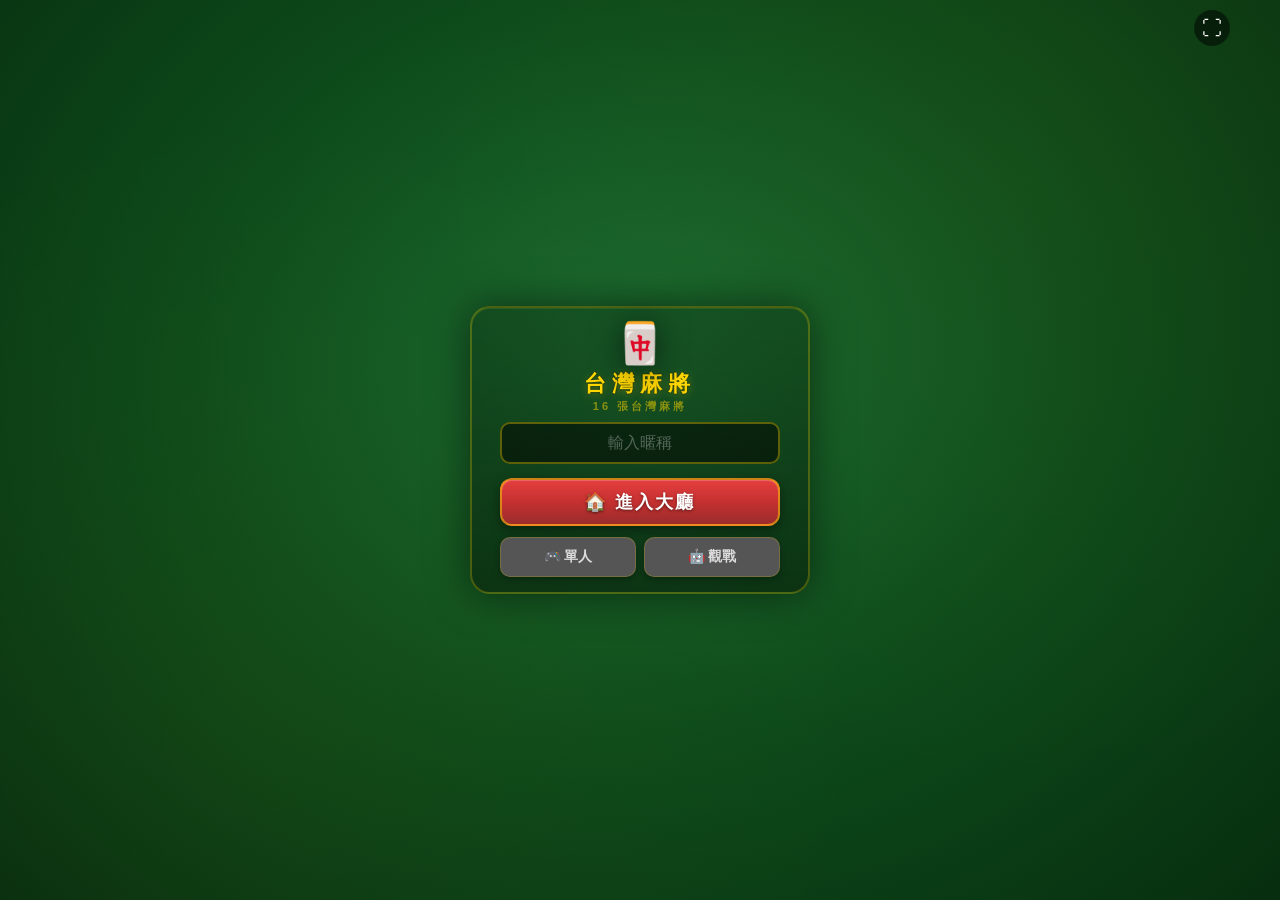
<file: index.html>
<!DOCTYPE html>
<html lang="zh-TW">
<head>
  <meta charset="UTF-8">
  <meta name="viewport" content="width=device-width, initial-scale=1.0, maximum-scale=1.0, user-scalable=no, viewport-fit=cover">
  <meta name="apple-mobile-web-app-capable" content="yes">
  <meta name="apple-mobile-web-app-status-bar-style" content="black-translucent">
  <meta name="mobile-web-app-capable" content="yes">
  <meta name="theme-color" content="#1a5c2a">
  <link rel="manifest" href="manifest.json">
  <link rel="apple-touch-icon" href="data:image/svg+xml,<svg xmlns='http://www.w3.org/2000/svg' viewBox='0 0 180 180'><rect fill='%231a5c2a' width='180' height='180' rx='24'/><text x='90' y='125' font-size='110' text-anchor='middle'>🀄</text></svg>">
  <title>台灣麻將</title>
  <link rel="stylesheet" href="css/style.css?v=49">
</head>
<body>
  <div id="game-table" ontouchstart="">
    <div id="field">
      <div id="center-info">
        <div class="wind-circle">東風圈</div>
        <div class="remaining">剩餘 -- 張</div>
      </div>
      <div id="version-tag">v51</div>
      <div id="wall-north" class="wall-side wall-h"></div>
      <div id="wall-south" class="wall-side wall-h"></div>
      <div id="wall-west" class="wall-side wall-v"></div>
      <div id="wall-east" class="wall-side wall-v"></div>
      <div id="discard-north" class="discard-area"></div>
      <div id="discard-south" class="discard-area"></div>
      <div id="discard-west" class="discard-area"></div>
      <div id="discard-east" class="discard-area"></div>
      <div id="melds-north" class="melds-area"></div>
      <div id="melds-south" class="melds-area"></div>
      <div id="melds-west" class="melds-area"></div>
      <div id="melds-east" class="melds-area"></div>
    </div>
    <div id="player-north"></div>
    <div id="player-west"></div>
    <div id="player-east"></div>
    <div id="player-south">
      <div class="info-row"></div>
      <div class="hand-area"></div>
    </div>
    <div id="dice-overlay">
      <div class="dice-title">擲骰子決定莊家</div>
      <div class="dice-container">
        <div class="die" id="die1">⚀</div>
        <div class="die" id="die2">⚀</div>
        <div class="die" id="die3">⚀</div>
      </div>
      <div class="dice-result" id="dice-result"></div>
    </div>
    <div id="action-bar"></div>
    <button id="mute-btn" onclick="toggleMute()">🔊</button>
    <button id="music-btn" onclick="toggleMusic()">🎵</button>
    <button id="risk-btn" onclick="toggleRiskIndicator()">🎯</button>
    <button id="quit-btn" onclick="quitGame()">✕</button>
    <button id="fullscreen-btn" onclick="toggleFullscreen()">⛶</button>
    <div id="start-screen">
      <div class="start-bg"></div>
      <div class="start-content">
        <div class="start-logo">🀄</div>
        <h1>台灣麻將</h1>
        <div class="subtitle">16 張台灣麻將</div>

        <!-- 登入畫面 -->
        <div id="menu-login">
          <div class="name-input-row">
            <input type="text" id="player-name" placeholder="輸入暱稱" maxlength="8" value="">
          </div>
          <button class="btn-primary" onclick="enterLobby()">🏠 進入大廳</button>
          <div class="btn-row">
            <button class="btn-secondary" onclick="goFullscreenAndStart()">🎮 單人</button>
            <button class="btn-secondary" onclick="startAIWatch()">🤖 觀戰</button>
          </div>
        </div>

        <!-- 遊戲大廳 -->
        <div id="menu-lobby-list" style="display:none">
          <div class="lobby-list-title">🏠 遊戲大廳</div>
          <div id="room-list" class="room-list"><div class="room-list-empty">搜尋中...</div></div>
          <button class="btn-secondary btn-small-text" onclick="refreshRoomList()">🔄 重新整理</button>
          <button class="btn-primary" onclick="doCreateRoom()" style="margin-top:6px">➕ 建立房間</button>
          <div class="room-join-row">
            <input type="text" id="room-code-input" placeholder="輸入編號加入" maxlength="4" style="text-transform:uppercase">
            <button class="btn-primary" onclick="doJoinRoom()">加入</button>
          </div>
          <div class="btn-row" style="margin-top:4px">
            <button class="btn-secondary" onclick="backToLogin()">返回</button>
            <button class="btn-secondary" onclick="clearInterval(_roomListInterval);document.getElementById('menu-lobby-list').style.display='none';document.getElementById('menu-login').style.display='none';goFullscreenAndStart()">🎮 單人</button>
          </div>
          <div id="lobby-error" class="lobby-error"></div>
        </div>

        <!-- 聊天室 -->
        <div id="menu-chatroom" style="display:none">
          <div class="chatroom-header">
            <span class="chatroom-code">🀄 聊天室 <span id="chatroom-code-display"></span></span>
            <button class="btn-small" onclick="leaveChatroom()">退出</button>
          </div>
          <div id="chatroom-seats" class="chatroom-seats"></div>
          <div id="chatroom-messages" class="chatroom-messages"></div>
          <div class="chatroom-input-row">
            <input type="text" id="chat-input" placeholder="輸入訊息..." maxlength="200"
                   onkeydown="if(event.key==='Enter')sendChatMessage()">
            <button onclick="sendChatMessage()">送出</button>
          </div>
          <button id="ready-btn" class="btn-primary" onclick="doToggleReady()">✋ 準備開始</button>
          <div id="chatroom-error" class="lobby-error"></div>
        </div>
      </div>
    </div>
    <div id="result-overlay"></div>
  </div>
  <div id="landscape-hint"><div>📱 請橫放手機以獲得最佳體驗</div></div>
  <script src="js/tiles.js?v=36"></script>
  <script src="js/game.js?v=36"></script>
  <script src="js/scoring.js?v=36"></script>
  <script src="js/sound.js?v=36"></script>
  <script src="js/voice.js?v=44"></script>
  <script src="js/analysis.js?v=43"></script>
  <script src="js/collector.js?v=1"></script>
  <script src="js/net.js?v=52"></script>
  <script src="js/vfx.js?v=36"></script>
  <script src="js/touch.js?v=36"></script>
  <script src="js/bgm.js?v=44"></script>
  <script src="js/ui.js?v=49"></script>
  <script>
    const mahjongGame = new MahjongGame();
    initUI(mahjongGame);
    var _isReady = false;
    var _roomListInterval = null;

    // dbg helper (no-op, debug overlay removed)
    function dbg(msg) { console.log('[DBG]', msg); }

    function getPlayerName() {
      var el = document.getElementById('player-name');
      return (el && el.value.trim()) || '玩家';
    }

    // === 登入 → 大廳 ===
    function enterLobby() {
      var name = getPlayerName();
      if (!name) { alert('請輸入暱稱'); return; }
      document.getElementById('menu-login').style.display = 'none';
      document.getElementById('menu-lobby-list').style.display = 'block';
      document.getElementById('lobby-error').textContent = '';

      MahjongNet.onRoomList = renderRoomList;
      MahjongNet.onError = function(msg) {
        document.getElementById('lobby-error').textContent = msg;
      };
      MahjongNet.listRooms(name, function(err) {
        if (err) {
          document.getElementById('room-list').innerHTML = '<div class="room-list-empty">連線失敗: ' + err + '</div>';
        }
      });
      // 每 5 秒自動刷新
      clearInterval(_roomListInterval);
      _roomListInterval = setInterval(function() {
        MahjongNet.requestRoomList();
      }, 5000);
    }

    function backToLogin() {
      clearInterval(_roomListInterval);
      document.getElementById('menu-login').style.display = 'block';
      document.getElementById('menu-lobby-list').style.display = 'none';
      document.getElementById('menu-chatroom').style.display = 'none';
      MahjongNet.leaveRoom();
    }

    function refreshRoomList() {
      document.getElementById('room-list').innerHTML = '<div class="room-list-empty">搜尋中...</div>';
      MahjongNet.requestRoomList();
    }

    function renderRoomList(rooms) {
      var el = document.getElementById('room-list');
      if (!rooms || rooms.length === 0) {
        el.innerHTML = '<div class="room-list-empty">目前沒有聊天室</div>';
        return;
      }
      var html = '';
      for (var i = 0; i < rooms.length; i++) {
        var r = rooms[i];
        var stateClass = r.state === 'playing' ? 'room-status-playing' : 'room-status-waiting';
        var stateText = r.state === 'playing' ? '遊戲中' : '等待中';
        var clickable = r.state === 'lobby' && r.players < 4;
        html += '<div class="room-item' + (clickable ? '' : ' room-item-disabled') + '"'
              + (clickable ? ' onclick="doJoinByCode(\'' + r.code + '\')"' : '') + '>';
        html += '<span class="room-code-tag">' + r.code + '</span>';
        html += '<span class="room-players">' + r.players + '/4</span>';
        html += '<span class="' + stateClass + '">' + stateText + '</span>';
        html += '</div>';
      }
      el.innerHTML = html;
    }

    function doJoinByCode(code) {
      document.getElementById('room-code-input').value = code;
      doJoinRoom();
    }

    function doCreateRoom() {
      var name = getPlayerName();
      if (!name) { alert('請輸入暱稱'); return; }
      document.getElementById('lobby-error').textContent = '建立中...';
      dbg('doCreateRoom: name=' + name);

      MahjongNet.onLobbyUpdate = renderChatroom;
      MahjongNet.onGameStart = onMultiplayerStart;
      MahjongNet.onChat = onChatMessage;
      MahjongNet.onGameEnd = onGameEndReturn;
      MahjongNet.onPlayerReplaced = onPlayerReplacedInGame;
      MahjongNet.onError = function(msg) {
        document.getElementById('lobby-error').textContent = msg;
        document.getElementById('chatroom-error').textContent = msg;
      };

      MahjongNet.createRoom(name, function(err) {
        if (err) {
          document.getElementById('lobby-error').textContent = err;
          dbg('createRoom error: ' + err);
          return;
        }
        dbg('createRoom OK, seat=' + MahjongNet.mySeat + ' room=' + MahjongNet.roomCode);
        clearInterval(_roomListInterval);
        _isReady = false;
        document.getElementById('menu-lobby-list').style.display = 'none';
        document.getElementById('menu-chatroom').style.display = 'block';
        document.getElementById('chatroom-error').textContent = '';
        updateReadyBtn();
      });
    }

    function doJoinRoom() {
      var name = getPlayerName();
      var code = document.getElementById('room-code-input').value.trim().toUpperCase();
      if (!code) {
        document.getElementById('lobby-error').textContent = '請輸入聊天室編號';
        return;
      }
      document.getElementById('lobby-error').textContent = '加入中...';
      dbg('doJoinRoom: name=' + name + ' code=' + code);

      MahjongNet.onLobbyUpdate = renderChatroom;
      MahjongNet.onGameStart = onMultiplayerStart;
      MahjongNet.onChat = onChatMessage;
      MahjongNet.onGameEnd = onGameEndReturn;
      MahjongNet.onPlayerReplaced = onPlayerReplacedInGame;
      MahjongNet.onError = function(msg) {
        document.getElementById('lobby-error').textContent = msg;
        document.getElementById('chatroom-error').textContent = msg;
      };

      MahjongNet.joinRoom(code, name, function(err) {
        if (err) {
          document.getElementById('lobby-error').textContent = err;
          dbg('joinRoom error: ' + err);
          return;
        }
        dbg('joinRoom OK, seat=' + MahjongNet.mySeat + ' room=' + MahjongNet.roomCode);
        clearInterval(_roomListInterval);
        _isReady = false;
        document.getElementById('menu-lobby-list').style.display = 'none';
        document.getElementById('menu-chatroom').style.display = 'block';
        document.getElementById('chatroom-error').textContent = '';
        updateReadyBtn();
      });
    }

    // === 聊天室 ===
    function renderChatroom(lobby) {
      document.getElementById('chatroom-code-display').textContent = lobby.code;
      var seatsHtml = '';
      var winds = ['東','南','西','北'];
      for (var i = 0; i < 4; i++) {
        var s = lobby.seats[i];
        var cls = 'chatroom-seat';
        if (s.isHuman) {
          cls += ' occupied';
          if (s.ready) cls += ' ready';
        } else if (s.isAI) {
          cls += ' ai';
        } else {
          cls += ' empty';
        }
        var label = s.isHuman ? s.name : (s.isAI ? '🤖 ' + s.name : '空位');
        var readyIcon = s.ready ? ' ✅' : '';
        seatsHtml += '<div class="' + cls + '"><span class="seat-wind">' + winds[i] + '</span> ' + label + readyIcon + '</div>';
      }
      document.getElementById('chatroom-seats').innerHTML = seatsHtml;

      // 載入歷史聊天 (首次)
      if (lobby.chatHistory && lobby.chatHistory.length > 0) {
        var msgEl = document.getElementById('chatroom-messages');
        if (msgEl.children.length === 0) {
          for (var j = 0; j < lobby.chatHistory.length; j++) {
            appendChatMessage(lobby.chatHistory[j]);
          }
        }
      }
    }

    function onChatMessage(data) {
      appendChatMessage(data);
    }

    function appendChatMessage(data) {
      var msgEl = document.getElementById('chatroom-messages');
      var div = document.createElement('div');
      div.className = 'chat-msg' + (data.system ? ' system' : '');
      if (data.system) {
        div.textContent = '📢 ' + data.message;
      } else {
        var nameSpan = document.createElement('span');
        nameSpan.className = 'chat-name';
        nameSpan.textContent = data.name + ':';
        div.appendChild(nameSpan);
        div.appendChild(document.createTextNode(' ' + data.message));
      }
      msgEl.appendChild(div);
      msgEl.scrollTop = msgEl.scrollHeight;
    }

    function sendChatMessage() {
      var input = document.getElementById('chat-input');
      var text = input.value.trim();
      if (!text) return;
      MahjongNet.sendChat(text);
      input.value = '';
    }

    function doToggleReady() {
      _isReady = !_isReady;
      dbg('doToggleReady: _isReady=' + _isReady + ' seat=' + MahjongNet.mySeat + ' room=' + MahjongNet.roomCode);
      MahjongNet.toggleReady();
      updateReadyBtn();
    }

    function updateReadyBtn() {
      var btn = document.getElementById('ready-btn');
      if (_isReady) {
        btn.textContent = '❌ 取消準備';
        btn.classList.add('is-ready');
      } else {
        btn.textContent = '✋ 準備開始';
        btn.classList.remove('is-ready');
      }
    }

    function leaveChatroom() {
      clearInterval(_roomListInterval);
      _isReady = false;
      document.getElementById('chatroom-messages').innerHTML = '';
      document.getElementById('menu-chatroom').style.display = 'none';
      document.getElementById('menu-lobby-list').style.display = 'block';
      MahjongNet.leaveRoom();
      // 重新連線並刷新列表
      MahjongNet.onRoomList = renderRoomList;
      MahjongNet.listRooms(getPlayerName(), function(err) {
        if (err) document.getElementById('room-list').innerHTML = '<div class="room-list-empty">連線失敗</div>';
      });
      _roomListInterval = setInterval(function() {
        MahjongNet.requestRoomList();
      }, 5000);
    }

    // === 多人遊戲開始 ===
    function onMultiplayerStart(msg) {
      dbg('onMultiplayerStart! seats=' + JSON.stringify(msg.seats));
      clearInterval(_roomListInterval);
      var mySeat = MahjongNet.mySeat;
      for (var i = 0; i < 4; i++) {
        var si = msg.seats[i];
        mahjongGame.players[i].name = si.name;
        mahjongGame.players[i].isHuman = (si.isHuman && si.seat === mySeat);
        mahjongGame.players[i].isRemote = (si.isHuman && si.seat !== mySeat);
      }
      mahjongGame._mySeat = mySeat;
      mahjongGame._isMultiplayer = true;
      // If only one human player, this player must act as host (controls game logic)
      var humanCount = 0;
      for (var j = 0; j < msg.seats.length; j++) {
        if (msg.seats[j].isHuman) humanCount++;
      }
      mahjongGame._isHost = MahjongNet.isHost || humanCount <= 1;
      dbg('isHost=' + mahjongGame._isHost + ' (netHost=' + MahjongNet.isHost + ', humans=' + humanCount + ')');
      MahjongNet.onAction = function(msg) {
        handleRemoteAction(msg);
      };
      document.getElementById('start-screen').style.display = 'none';
      var el = document.documentElement;
      var rfs = el.requestFullscreen || el.webkitRequestFullscreen || el.msRequestFullscreen;
      if (rfs) rfs.call(el).catch(function(){});
      checkOrientation();
      startMultiplayerGame();
    }

    // === 遊戲結束回聊天室 ===
    function onGameEndReturn(msg) {
      if (msg && msg.aborted) {
        alert('所有玩家已離開，遊戲結束');
      }
      // 回到聊天室
      _isReady = false;
      updateReadyBtn();
      var qb = document.getElementById('quit-btn'); if (qb) qb.style.display = 'none';
      document.getElementById('start-screen').style.display = '';
      document.getElementById('menu-login').style.display = 'none';
      document.getElementById('menu-lobby-list').style.display = 'none';
      document.getElementById('menu-chatroom').style.display = 'block';
      document.getElementById('result-overlay').innerHTML = '';
      document.getElementById('result-overlay').style.display = 'none';
    }

    function onPlayerReplacedInGame(msg) {
      if (mahjongGame && mahjongGame.players[msg.seat]) {
        mahjongGame.players[msg.seat].name = msg.name;
        mahjongGame.players[msg.seat].isRemote = false;
        mahjongGame.players[msg.seat].isHuman = false;
      }
    }

    // === 單人遊戲 (保留) ===
    function goFullscreenAndStart() {
      console.log('[DEBUG] goFullscreenAndStart called');
      var name = getPlayerName();
      mahjongGame.players[0].name = name;
      if (typeof BGM !== 'undefined') BGM.prewarm();
      if (typeof SFX !== 'undefined') SFX.preload();
      // Start game IMMEDIATELY — don't depend on fullscreen promise
      startGame();
      // Try fullscreen in background (non-blocking)
      try {
        var el = document.documentElement;
        var rfs = el.requestFullscreen || el.webkitRequestFullscreen || el.msRequestFullscreen;
        if (rfs) {
          var p = rfs.call(el);
          if (p && p.catch) p.catch(function(){});
        }
      } catch(e) { console.log('[FS] fullscreen error:', e); }
    }

    function startAIWatch() {
      for (var i = 0; i < 4; i++) {
        mahjongGame.players[i].isHuman = false;
        mahjongGame.players[i].isRemote = false;
      }
      mahjongGame.players[0].name = 'AI-東';
      mahjongGame.players[1].name = 'AI-南';
      mahjongGame.players[2].name = 'AI-西';
      mahjongGame.players[3].name = 'AI-北';
      mahjongGame._isAIWatch = true;
      mahjongGame._watchRoundsLeft = 8;
      mahjongGame._totalWatchRounds = 8;
      if (typeof GameCollector !== 'undefined') GameCollector.startSession();
      if (typeof BGM !== 'undefined') BGM.prewarm();
      if (typeof SFX !== 'undefined') SFX.preload();
      // Start game IMMEDIATELY — don't depend on fullscreen promise
      startGame();
      try {
        var el = document.documentElement;
        var rfs = el.requestFullscreen || el.webkitRequestFullscreen || el.msRequestFullscreen;
        if (rfs) {
          var p = rfs.call(el);
          if (p && p.catch) p.catch(function(){});
        }
      } catch(e) {}
    }

    // === 工具函式 ===
    function toggleMusic() {
      if (typeof BGM === 'undefined') return;
      var on = BGM.toggle();
      var btn = document.getElementById('music-btn');
      if (btn) btn.style.opacity = on ? '1' : '0.4';
    }
    function toggleFullscreen() {
      var btn = document.getElementById('fullscreen-btn');
      if (document.fullscreenElement || document.webkitFullscreenElement) {
        (document.exitFullscreen || document.webkitExitFullscreen).call(document);
        btn.textContent = '⛶';
        return;
      }
      var el = document.documentElement;
      var rfs = el.requestFullscreen || el.webkitRequestFullscreen || el.msRequestFullscreen;
      if (rfs) {
        rfs.call(el).then(function(){ btn.textContent = '✕'; }).catch(function(){ _showPWAHint(); });
      } else {
        _showPWAHint();
      }
    }
    function _showPWAHint() {
      var isStandalone = window.matchMedia('(display-mode: standalone)').matches
        || window.matchMedia('(display-mode: fullscreen)').matches
        || window.navigator.standalone === true;
      if (isStandalone) return;
      var old = document.getElementById('fs-pwa-hint');
      if (old) old.remove();
      var isIOS = /iPhone|iPad|iPod/i.test(navigator.userAgent);
      var msg = isIOS
        ? '📱 Safari 不支援全螢幕\n點「分享 ⬆」→「加入主畫面」即可全螢幕遊玩'
        : '📱 點瀏覽器選單 ⋮ →「加到主畫面」即可全螢幕遊玩';
      var hint = document.createElement('div');
      hint.id = 'fs-pwa-hint';
      hint.style.cssText = 'position:fixed;top:50%;left:50%;transform:translate(-50%,-50%);background:rgba(0,0,0,0.92);color:#fbbf24;padding:20px 24px;border-radius:16px;font-size:15px;z-index:10000;text-align:center;max-width:300px;line-height:1.6;border:1px solid rgba(255,215,0,0.3);white-space:pre-line;';
      hint.textContent = msg;
      var closeBtn = document.createElement('div');
      closeBtn.textContent = '知道了';
      closeBtn.style.cssText = 'margin-top:12px;padding:8px 24px;background:rgba(255,215,0,0.2);border:1px solid rgba(255,215,0,0.4);border-radius:8px;cursor:pointer;display:inline-block;';
      closeBtn.onclick = function(){ hint.remove(); };
      hint.appendChild(closeBtn);
      document.body.appendChild(hint);
      setTimeout(function(){ if(hint.parentElement) hint.remove(); }, 10000);
    }
    document.addEventListener('fullscreenchange', function() {
      var btn = document.getElementById('fullscreen-btn');
      btn.textContent = (document.fullscreenElement || document.webkitFullscreenElement) ? '✕' : '⛶';
    });
    document.addEventListener('webkitfullscreenchange', function() {
      var btn = document.getElementById('fullscreen-btn');
      btn.textContent = (document.fullscreenElement || document.webkitFullscreenElement) ? '✕' : '⛶';
    });
    function setVH() {
      document.documentElement.style.setProperty('--vh', (window.innerHeight * 0.01) + 'px');
    }
    setVH();
    window.addEventListener('resize', setVH);
    window.addEventListener('orientationchange', function(){setTimeout(setVH,200)});
    function checkOrientation() {
      var hint = document.getElementById('landscape-hint');
      var startScreen = document.getElementById('start-screen');
      var isStartVisible = startScreen && startScreen.style.display !== 'none';
      hint.style.display = (!isStartVisible && window.innerWidth < 600 && window.innerHeight > window.innerWidth) ? 'flex' : 'none';
    }
    checkOrientation();
    window.addEventListener('resize', checkOrientation);
    window.addEventListener('orientationchange', function(){setTimeout(checkOrientation,300)});

    if ('serviceWorker' in navigator) {
      navigator.serviceWorker.register('sw.js').catch(function(){});
    }
    document.addEventListener('gesturestart', function(e) { e.preventDefault(); }, { passive: false });
    document.addEventListener('gesturechange', function(e) { e.preventDefault(); }, { passive: false });
    document.addEventListener('gestureend', function(e) { e.preventDefault(); }, { passive: false });
    var lastTouchEnd = 0;
    document.addEventListener('touchend', function(e) {
      var now = Date.now();
      if (now - lastTouchEnd <= 300) { e.preventDefault(); }
      lastTouchEnd = now;
    }, { passive: false });
    document.addEventListener('touchmove', function(e) {
      if (e.touches.length > 1) { e.preventDefault(); }
    }, { passive: false });
    (function() {
      var isStandalone = window.matchMedia('(display-mode: standalone)').matches
        || window.matchMedia('(display-mode: fullscreen)').matches
        || window.navigator.standalone === true;
      if (!isStandalone && /Mobi|Android|iPhone|iPad/i.test(navigator.userAgent)) {
        var hint = document.createElement('div');
        hint.id = 'pwa-hint';
        hint.innerHTML = '💡 加到主畫面可全螢幕遊玩 <span onclick="this.parentElement.remove()" style="cursor:pointer;margin-left:8px">✕</span>';
        hint.style.cssText = 'position:fixed;bottom:12px;left:50%;transform:translateX(-50%);background:rgba(0,0,0,0.85);color:#fbbf24;padding:8px 16px;border-radius:20px;font-size:13px;z-index:9999;white-space:nowrap;animation:fadeInUp 0.5s;';
        document.body.appendChild(hint);
        setTimeout(function(){ if(hint.parentElement) hint.remove(); }, 8000);
      }
    })();
  </script>
</body>
</html>
</file>
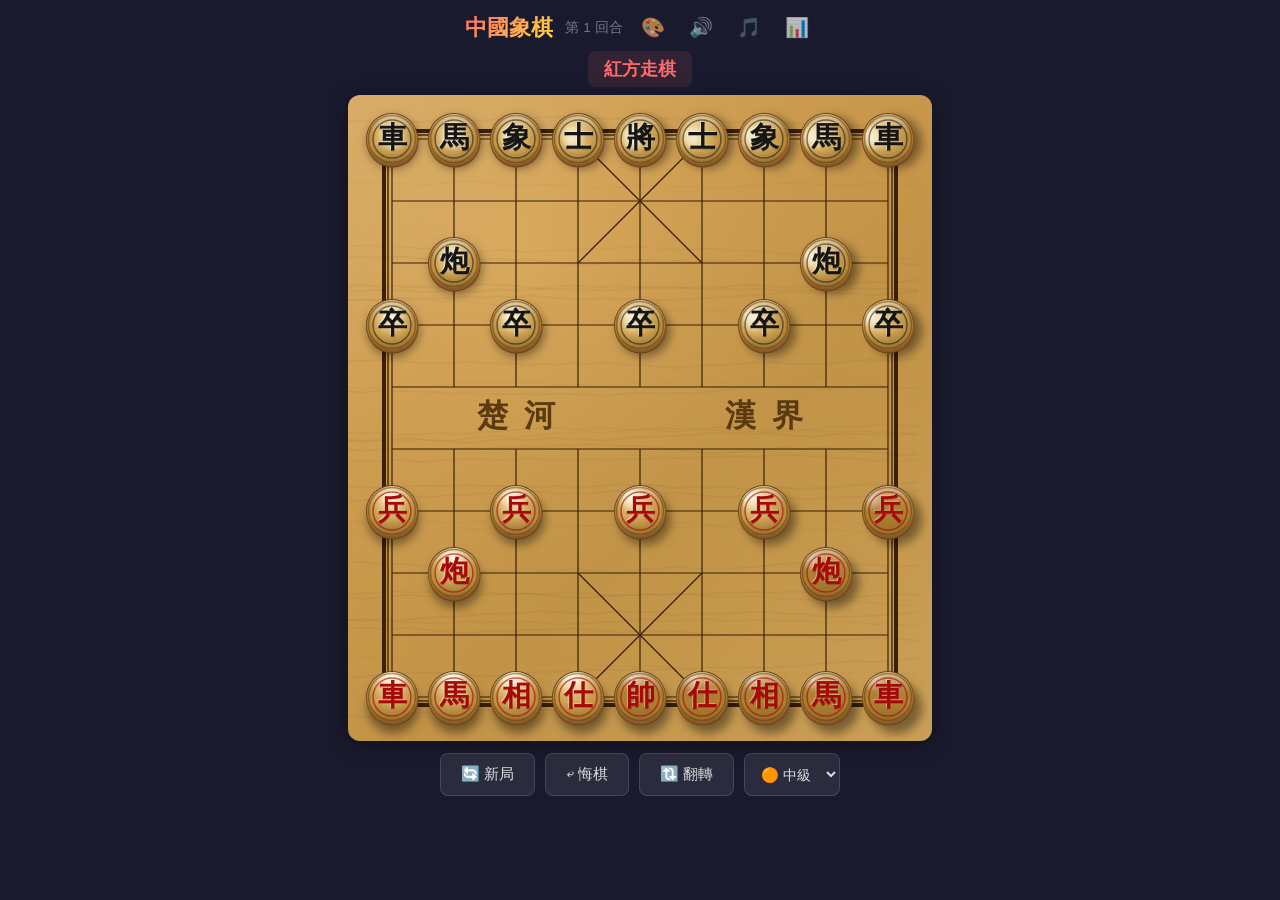
<file: chess/index.html>
<!DOCTYPE html>
<html lang="zh-TW">
<head>
<meta charset="UTF-8">
<meta name="viewport" content="width=device-width, initial-scale=1.0, user-scalable=no">
<title>中國象棋</title>
<link rel="stylesheet" href="css/style.css?v=12">
</head>
<body>
<div class="app">
  <div class="header">
    <h1>中國象棋</h1>
    <span id="moveCount" class="move-count">第 1 回合</span>
    <button id="btnTheme" class="icon-btn" title="主題">🎨</button>
    <button id="btnSound" class="icon-btn" title="音效">🔊</button>
    <button id="btnMusic" class="icon-btn" title="音樂">🎵</button>
    <button id="btnStats" class="icon-btn" title="戰績">📊</button>
  </div>
  <div id="statusText" class="status-text red-turn">紅方走棋</div>
  <div id="teachHint" class="teach-hint" style="display:none"></div>
  <div id="bgmInfo" class="bgm-info" style="display:none"></div>
  <div class="board-wrap">
    <canvas id="gameCanvas" width="560" height="620"></canvas>
  </div>
  <div id="themePanel" class="theme-panel" style="display:none"></div>
  <div id="statsPanel" class="stats-panel" style="display:none"></div>
  <div class="controls">
    <button id="btnNewGame">🔄 新局</button>
    <button id="btnUndo">↩ 悔棋</button>
    <button id="btnFlip">🔃 翻轉</button>
    <select id="selDifficulty" class="diff-select">
      <option value="1">🟢 入門</option>
      <option value="2">🟡 初級</option>
      <option value="3" selected>🟠 中級</option>
      <option value="4">🔴 高級</option>
    </select>
  </div>
</div>
<script src="js/themes.js?v=12"></script>
<script src="js/game.js?v=12"></script>
<script src="js/board.js?v=12"></script>
<script src="js/ai.js?v=12"></script>
<script src="js/sound.js?v=12"></script>
<script src="js/bgm.js?v=12"></script>
<script src="js/stats.js?v=12"></script>
<script src="js/ui.js?v=12"></script>
</body>
</html>
</file>
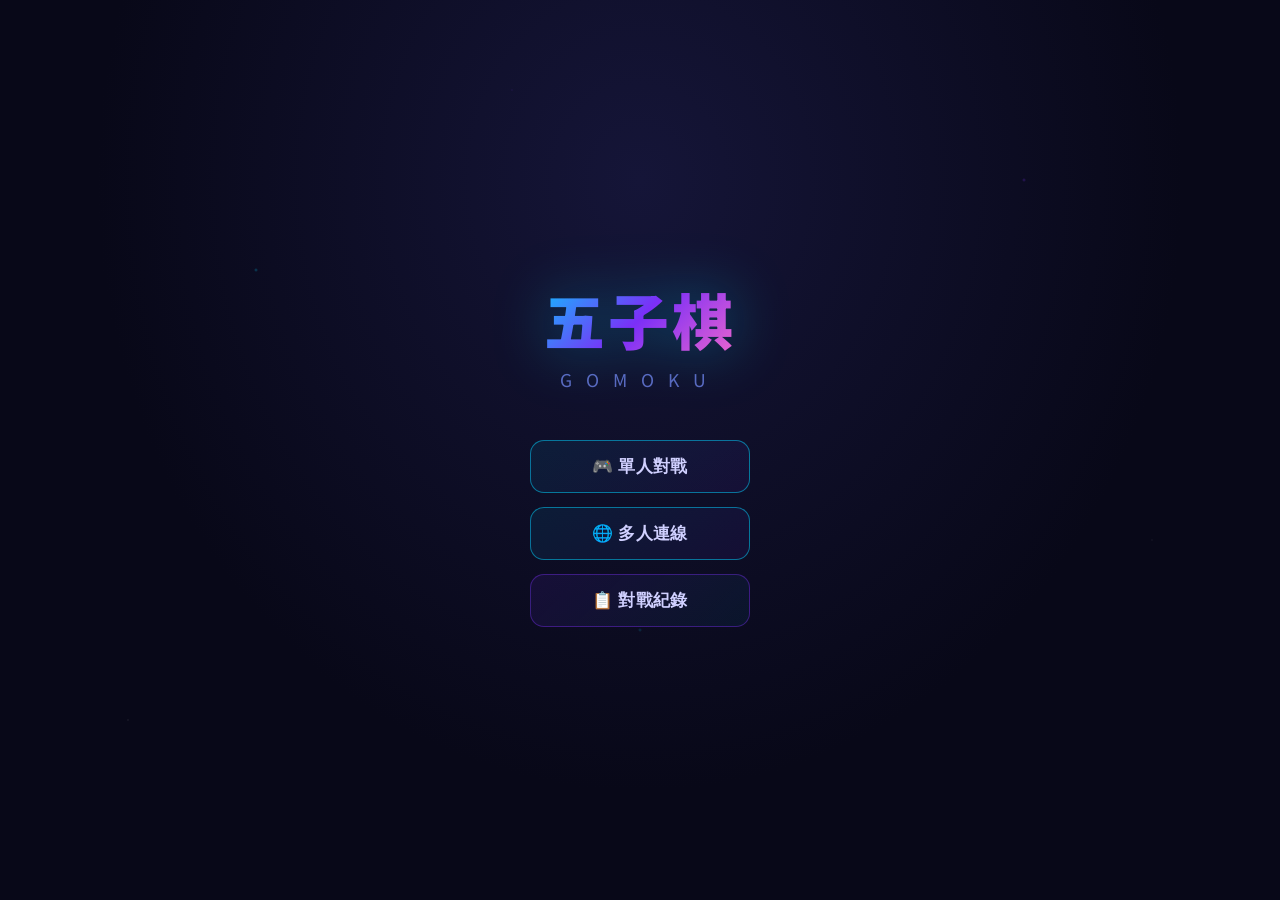
<file: gomoku/index.html>
<!DOCTYPE html>
<html lang="zh-TW">
<head>
<meta charset="UTF-8">
<meta name="viewport" content="width=device-width, initial-scale=1.0, user-scalable=no">
<title>五子棋 Gomoku</title>
<link rel="stylesheet" href="css/style.css?v=20260324c">
</head>
<body>
<!-- 主選單 -->
<div id="menuScreen" class="screen active">
  <div class="menu-bg"></div>
  <div class="menu-content">
    <h1 class="title-glow">五子棋</h1>
    <p class="subtitle">GOMOKU</p>
    <div class="menu-buttons">
      <button class="btn-neon" onclick="UI.showSingleSetup()">🎮 單人對戰</button>
      <button class="btn-neon" onclick="UI.showMultiplayer()">🌐 多人連線</button>
      <button class="btn-neon btn-history" onclick="UI.showHistory()">📋 對戰紀錄</button>
    </div>
  </div>
</div>

<!-- 單人設定 -->
<div id="setupScreen" class="screen">
  <div class="panel">
    <h2>單人對戰設定</h2>
    <div class="setup-group">
      <label>AI 等級（級段制）</label>
      <div class="btn-group rank-grid">
        <button class="btn-opt rank-btn" data-diff="30k"><span class="rank-label">30級</span><span class="rank-sub">入門</span></button>
        <button class="btn-opt rank-btn" data-diff="20k"><span class="rank-label">20級</span><span class="rank-sub">初學</span></button>
        <button class="btn-opt rank-btn active" data-diff="10k"><span class="rank-label">10級</span><span class="rank-sub">中級</span></button>
        <button class="btn-opt rank-btn" data-diff="5k"><span class="rank-label">5級</span><span class="rank-sub">上級</span></button>
        <button class="btn-opt rank-btn" data-diff="1k"><span class="rank-label">1級</span><span class="rank-sub">高手</span></button>
        <button class="btn-opt rank-btn dan" data-diff="1d"><span class="rank-label">初段</span><span class="rank-sub">段位</span></button>
        <button class="btn-opt rank-btn dan" data-diff="3d"><span class="rank-label">三段</span><span class="rank-sub">強者</span></button>
      </div>
    </div>
    <div class="setup-group">
      <label>執子</label>
      <div class="btn-group">
        <button class="btn-opt active" data-color="black">⚫ 黑子（先手）</button>
        <button class="btn-opt" data-color="white">⚪ 白子</button>
      </div>
    </div>
    <div class="setup-group">
      <label class="toggle-row">
        <span>📖 教學模式</span>
        <span class="toggle-hint">邊下棋邊學習，AI 即時指導</span>
        <input type="checkbox" id="tutorialToggle" checked>
        <span class="toggle-slider"></span>
      </label>
    </div>
    <div class="setup-group">
      <label>🎵 背景音樂</label>
      <div class="music-selector" id="musicSelector"></div>
    </div>
    <div class="setup-actions">
      <button class="btn-neon" onclick="UI.startSingleGame()">開始遊戲</button>
      <button class="btn-ghost" onclick="UI.showMenu()">返回</button>
    </div>
  </div>
</div>

<!-- 遊戲畫面 -->
<div id="gameScreen" class="screen">
  <div id="gameHeader">
    <div id="turnIndicator">
      <span id="turnDot" class="dot-black"></span>
      <span id="turnText">黑子的回合</span>
    </div>
    <div id="moveCount">第 0 手</div>
    <div id="gameTimer" class="game-timer"></div>
    <button id="btnMenu" class="btn-icon" onclick="UI.confirmExit()" title="選單">☰</button>
  </div>
  <div id="boardContainer">
    <canvas id="boardCanvas"></canvas>
    <div id="tutorialHint" class="tutorial-hint"></div>
  </div>
  <div id="gameFooter">
    <button id="btnExit" class="btn-sm btn-exit" onclick="UI.confirmExit()" title="退出">✕ 退出</button>
    <button id="btnUndo" class="btn-sm" onclick="Game.undo()" title="悔棋">↩ 悔棋</button>
    <button id="btnNumbers" class="btn-sm" onclick="UI.toggleNumbers()" title="手數">🔢 手數</button>
    <button id="btnSound" class="btn-sm" onclick="Sound.toggle()" title="音效">🔊</button>
    <button id="btnMusic" class="btn-sm" onclick="BGM.toggle()" title="音樂" style="opacity:0.4">🎵</button>
  </div>
</div>

<!-- 勝利畫面 -->
<div id="winOverlay" class="overlay">
  <canvas id="vfxCanvas"></canvas>
  <div class="win-content">
    <h2 id="winTitle"></h2>
    <p id="winSub"></p>
    <div class="win-actions">
      <button class="btn-neon" onclick="UI.rematch()">再來一局</button>
      <button class="btn-neon" onclick="UI.showAnalysis()">📊 覆盤分析</button>
      <button class="btn-neon" onclick="UI.showReplay()">棋譜回放</button>
      <button class="btn-ghost" onclick="UI.showMenu()">回主選單</button>
    </div>
  </div>
</div>

<!-- 棋譜回放 -->
<div id="replayOverlay" class="overlay">
  <div class="panel replay-panel">
    <h2>棋譜回放</h2>
    <div id="replayBoardContainer">
      <canvas id="replayCanvas"></canvas>
    </div>
    <div class="replay-controls">
      <button class="btn-sm" onclick="UI.replayStep(-999)">⏮</button>
      <button class="btn-sm" onclick="UI.replayStep(-1)">◀</button>
      <span id="replayStep">0 / 0</span>
      <button class="btn-sm" onclick="UI.replayStep(1)">▶</button>
      <button class="btn-sm" onclick="UI.replayStep(999)">⏭</button>
    </div>
    <div class="replay-comment" id="replayComment"></div>
    <button class="btn-ghost" onclick="UI.closeReplay()">關閉</button>
  </div>
</div>

<!-- 多人連線（Phase 2 placeholder） -->
<div id="multiScreen" class="screen">
  <div class="panel">
    <h2>多人連線</h2>
    <p style="color:#888;margin:20px 0;">🚧 開發中，敬請期待...</p>
    <button class="btn-ghost" onclick="UI.showMenu()">返回</button>
  </div>
</div>

<!-- 對戰紀錄 -->
<div id="historyOverlay" class="overlay">
  <div class="panel history-panel">
    <div class="history-header">
      <h2>📋 對戰紀錄</h2>
      <button class="btn-icon" onclick="UI.closeHistory()">✕</button>
    </div>
    <div id="historyStats" class="history-stats"></div>
    <div id="historyList" class="history-list"></div>
    <div class="history-footer">
      <button class="btn-ghost" onclick="UI.closeHistory()">關閉</button>
      <button class="btn-ghost btn-danger" onclick="UI.clearHistory()">清除紀錄</button>
    </div>
  </div>
</div>

<!-- 覆盤分析 -->
<div id="analysisOverlay" class="overlay">
  <div class="analysis-panel">
    <div class="analysis-header">
      <h2>📊 覆盤分析</h2>
      <button class="btn-icon" onclick="UI.closeAnalysis()">✕</button>
    </div>
    <div id="analysisLoading" class="analysis-loading">
      <div class="spinner"></div>
      <p>分析中...</p>
    </div>
    <div id="analysisContent" style="display:none;">
      <!-- 摘要 -->
      <div class="analysis-summary">
        <div class="accuracy-ring">
          <svg viewBox="0 0 100 100">
            <circle cx="50" cy="50" r="42" fill="none" stroke="#222" stroke-width="8"/>
            <circle id="accuracyCircle" cx="50" cy="50" r="42" fill="none" stroke="#00d4ff" stroke-width="8"
              stroke-dasharray="264" stroke-dashoffset="264" stroke-linecap="round" transform="rotate(-90 50 50)"/>
          </svg>
          <div class="accuracy-text">
            <span id="accuracyPct">0</span><small>%</small>
            <div class="accuracy-label">準確率</div>
          </div>
        </div>
        <div class="stats-grid">
          <div class="stat-item"><span class="stat-dot" style="background:#00d4ff"></span>最佳 <span id="statBest">0</span></div>
          <div class="stat-item"><span class="stat-dot" style="background:#4caf50"></span>好棋 <span id="statGood">0</span></div>
          <div class="stat-item"><span class="stat-dot" style="background:#888"></span>普通 <span id="statOk">0</span></div>
          <div class="stat-item"><span class="stat-dot" style="background:#ff9800"></span>疑問手 <span id="statInaccuracy">0</span></div>
          <div class="stat-item"><span class="stat-dot" style="background:#f44336"></span>失誤 <span id="statMistake">0</span></div>
          <div class="stat-item"><span class="stat-dot" style="background:#d32f2f"></span>大失誤 <span id="statBlunder">0</span></div>
        </div>
      </div>
      <!-- 勝率曲線 -->
      <div class="chart-section">
        <h3>勝率變化</h3>
        <canvas id="winRateChart"></canvas>
      </div>
      <!-- 關鍵轉折 -->
      <div class="moments-section">
        <h3>🔑 關鍵轉折</h3>
        <div id="momentsList"></div>
      </div>
      <!-- AI 教練評語 -->
      <div class="gemini-section">
        <h3>🤖 AI 教練評語</h3>
        <div id="geminiReview" class="gemini-review">
          <div class="gemini-loading"><div class="spinner-sm"></div> Gemini 分析中...</div>
        </div>
      </div>
      <!-- 逐手分析 -->
      <div class="moves-section">
        <h3>逐手分析</h3>
        <div id="movesList"></div>
      </div>
    </div>
    <div class="analysis-footer">
      <button class="btn-ghost" onclick="UI.closeAnalysis()">關閉</button>
    </div>
  </div>
</div>

<script src="js/sound.js"></script>
<script src="js/bgm.js?v=20260324e"></script>
<script src="js/vfx.js"></script>
<script src="js/board.js"></script>
<script src="js/ai.js"></script>
<script src="js/analysis.js"></script>
<script src="js/history.js"></script>
<script src="js/game.js?v=20260324f"></script>
<script src="js/ui.js?v=20260324g"></script>
</body>
</html>
</file>
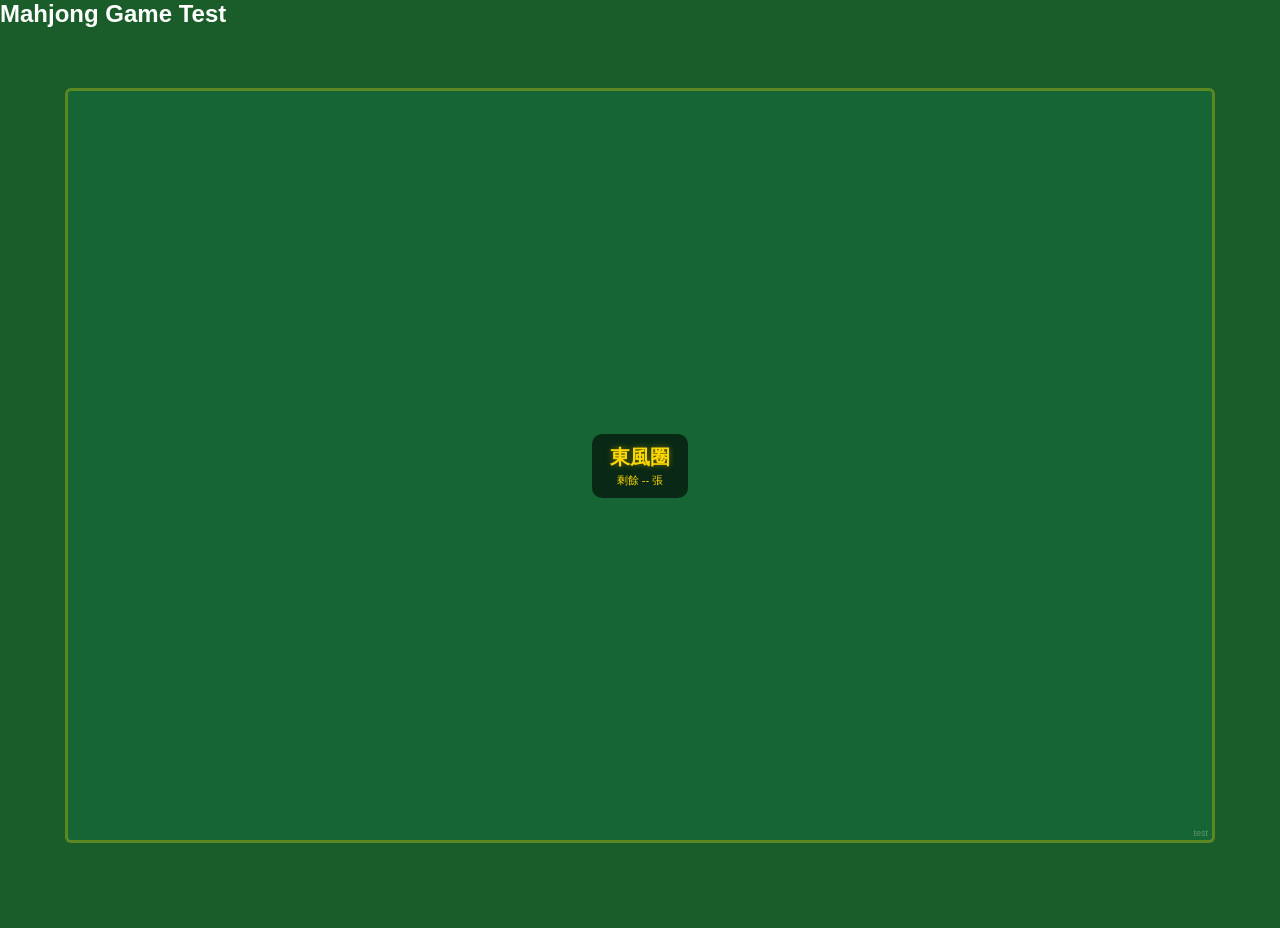
<file: test.html>
<!DOCTYPE html>
<html><head><meta charset="UTF-8"><title>Mahjong Test</title></head>
<body>
<h2>Mahjong Game Test</h2>
<pre id="log"></pre>
<script>
function log(msg) {
  document.getElementById('log').textContent += msg + '\n';
  console.log(msg);
}
</script>
<!-- Load all game files exactly like index.html -->
<div id="game-table">
  <div id="field">
    <div id="center-info"><div class="wind-circle">東風圈</div><div class="remaining">剩餘 -- 張</div></div>
    <div id="version-tag">test</div>
    <div id="wall-north" class="wall-side wall-h"></div>
    <div id="wall-south" class="wall-side wall-h"></div>
    <div id="wall-west" class="wall-side wall-v"></div>
    <div id="wall-east" class="wall-side wall-v"></div>
    <div id="discard-north" class="discard-area"></div>
    <div id="discard-south" class="discard-area"></div>
    <div id="discard-west" class="discard-area"></div>
    <div id="discard-east" class="discard-area"></div>
    <div id="melds-north" class="melds-area"></div>
    <div id="melds-south" class="melds-area"></div>
    <div id="melds-west" class="melds-area"></div>
    <div id="melds-east" class="melds-area"></div>
  </div>
  <div id="player-north"></div>
  <div id="player-west"></div>
  <div id="player-east"></div>
  <div id="player-south"><div class="info-row"></div><div class="hand-area"></div></div>
  <div id="dice-overlay">
    <div class="dice-title">擲骰子決定莊家</div>
    <div class="dice-container">
      <div class="die" id="die1">⚀</div><div class="die" id="die2">⚀</div><div class="die" id="die3">⚀</div>
    </div>
    <div class="dice-result" id="dice-result"></div>
  </div>
  <div id="action-bar"></div>
  <div id="start-screen" style="display:none"></div>
  <div id="result-overlay"></div>
  <div id="danger-panel"></div>
</div>
<link rel="stylesheet" href="css/style.css?v=test">
<script src="js/tiles.js?v=test"></script>
<script src="js/game.js?v=test"></script>
<script src="js/scoring.js?v=test"></script>
<script src="js/sound.js?v=test"></script>
<script src="js/voice.js?v=test"></script>
<script src="js/analysis.js?v=test"></script>
<script src="js/net.js?v=test"></script>
<script src="js/vfx.js?v=test"></script>
<script src="js/touch.js?v=test"></script>
<script src="js/bgm.js?v=test"></script>
<script src="js/ui.js?v=test"></script>
<script>
log('=== All JS loaded ===');
try {
  var game = new MahjongGame();
  log('✅ MahjongGame created');
  game.players[0].name = 'TestPlayer';
  game.players[0].isHuman = true;
  initUI(game);
  log('✅ initUI done');

  // Skip dice animation, directly start
  log('Calling startRound directly...');
  game.rollDice(0);
  game.startRound();
  log('✅ startRound done, phase=' + game.phase);
  log('Hand[0]: ' + game.players[0].hand.length + ' tiles');
  log('Remaining: ' + game.getRemainingTiles());
  for (var i = 0; i < 4; i++) {
    log('Player ' + i + ': hand=' + game.players[i].hand.length + ' flowers=' + game.players[i].flowers.length);
  }
  log('\n🎉 GAME WORKS! Check if tiles render below.');
} catch(e) {
  log('❌ ERROR: ' + e.message);
  log(e.stack);
}
</script>
</body></html>
</file>
<file: css/style.css>
/* å°ç£éº»å°‡ v19 â€” ç‰Œç‰†æŒ‡ç¤ºå™¨ + ä½ˆå±€ä¿®æ­£ */
* { margin: 0; padding: 0; box-sizing: border-box; }
:root { --vh: 1vh; }
html, body { background: #1a5c2a; color: #fff; font-family: "Noto Sans TC", "Microsoft JhengHei", sans-serif; overflow: hidden; height: 100vh; height: calc(var(--vh, 1vh) * 100); width: 100vw; user-select: none; -webkit-user-select: none; touch-action: pan-x pan-y; -webkit-touch-callout: none; -webkit-tap-highlight-color: transparent; padding: env(safe-area-inset-top) env(safe-area-inset-right) env(safe-area-inset-bottom) env(safe-area-inset-left); }
#game-table { position: relative; width: 100%; height: 100%; }

/* ===== Tile base ===== */
.tile { display: inline-flex; align-items: center; justify-content: center; flex-direction: column; width: 32px; height: 44px; background: linear-gradient(135deg, #fff 0%, #e8e8e8 100%); border: 1px solid #999; border-radius: 4px; font-size: 22px; cursor: default; margin: 0.5px; box-shadow: 1px 2px 3px rgba(0,0,0,0.3); transition: transform 0.15s, box-shadow 0.15s; position: relative; flex-shrink: 0; }
.tile.back { background: linear-gradient(135deg, #3b82f6 0%, #2563eb 100%); font-size: 0; border-color: #1e40af; }
.tile-top, .tile-bottom, .tile-single { display: block; text-align: center; line-height: 1.1; font-weight: bold; }
.tile-top { font-size: 0.7em; }
.tile-bottom { font-size: 0.55em; margin-top: -1px; }
.tile-single { font-size: 0.85em; }
.tc-black { color: #1a1a1a; } .tc-red { color: #dc2626; } .tc-green { color: #16a34a; }
.tc-blue { color: #2563eb; } .tc-gray { color: #9ca3af; }
.tc-flower-season { color: #d97706; } .tc-flower-plant { color: #7c3aed; }
.flower-tile { width: 22px !important; height: 30px !important; font-size: 16px !important; background: linear-gradient(135deg, #fef3c7, #fde68a) !important; border-color: #d97706 !important; }

/* ===== #field (green border) ===== */
#field { position: absolute; top: 55px; bottom: 75px; left: 55px; right: 55px; background: #166534; border: 3px solid rgba(255,215,0,0.3); border-radius: 6px; overflow: hidden; }

/* ===== Center info ===== */
#center-info { position: absolute; top: 50%; left: 50%; transform: translate(-50%, -50%); background: rgba(0,0,0,0.6); border-radius: 10px; padding: 8px 16px; text-align: center; font-size: 12px; z-index: 10; pointer-events: none; }
#center-info .wind-circle { font-size: 18px; font-weight: bold; color: #ffd700; text-shadow: 0 0 6px rgba(255,215,0,0.4); }
#center-info .round-detail { font-size: 11px; color: #ccc; margin-top: 1px; }
#center-info .remaining { color: #ffd700; margin-top: 2px; font-size: 11px; }
#version-tag { position: absolute; bottom: 2px; right: 4px; font-size: 9px; color: rgba(255,255,255,0.3); pointer-events: none; z-index: 1; }

/* ===== Wall (0~22px from edges) ===== */
.wall-side { position: absolute; z-index: 5; display: flex; gap: 0; align-items: center; justify-content: center; }
.wall-stack { display: flex; flex-direction: column; gap: 0; position: relative; flex-shrink: 0; margin: 0 0.5px; }
.wall-tile { width: 14px; height: 10px; background: linear-gradient(135deg, #3b82f6, #2563eb); border: 1px solid #1e40af; border-radius: 1px; box-shadow: 0 1px 1px rgba(0,0,0,0.3); }
.wall-upper { border-bottom: none; border-radius: 1px 1px 0 0; }
.wall-lower { border-radius: 0 0 1px 1px; }
.wall-draw .wall-tile { background: linear-gradient(135deg, #3b82f6, #2563eb); border-color: #1e40af; }
.wall-dead .wall-tile { background: linear-gradient(135deg, #ef4444, #dc2626); border-color: #991b1b; }
.wall-label { font-size: 8px; white-space: nowrap; padding: 0 2px; flex-shrink: 0; }
.wall-label-draw { color: #60a5fa; }
.wall-label-dead { color: #f87171; }

/* Next-draw indicator: ä¸‹ä¸€å¼µè¦æŠ“çš„ç‰Œ â€” é‡‘è‰²é–ƒçˆ */
.wall-next-draw .wall-tile { border-color: #fbbf24 !important; box-shadow: 0 0 4px rgba(251,191,36,0.8); }
.wall-next-draw { animation: nextDrawPulse 1s infinite alternate; }
@keyframes nextDrawPulse { from { opacity: 1; } to { opacity: 0.7; } }

/* Next-dead indicator: ä¸‹ä¸€å¼µè¦è£œçš„ç‰Œ â€” ç™½è‰²é–ƒçˆ */
.wall-next-dead .wall-tile { border-color: #fff !important; box-shadow: 0 0 4px rgba(255,255,255,0.8); }
.wall-next-dead { animation: nextDeadPulse 1s infinite alternate; }
@keyframes nextDeadPulse { from { opacity: 1; } to { opacity: 0.7; } }

.wall-h { flex-direction: row; }
#wall-north { top: 0; left: 50%; transform: translateX(-50%); padding: 3px 0; }
#wall-south { bottom: 0; left: 50%; transform: translateX(-50%); padding: 3px 0; }
.wall-v { flex-direction: column; }
#wall-west { left: 0; top: 50%; transform: translateY(-50%); padding: 0 3px; }
#wall-east { right: 0; top: 50%; transform: translateY(-50%); padding: 0 3px; }
.wall-v .wall-stack { flex-direction: row; margin: 0.5px 0; }
.wall-v .wall-tile { width: 10px; height: 14px; }
.wall-v .wall-upper { border-bottom: 1px solid #1e40af; border-right: none; border-radius: 1px 0 0 1px; }
.wall-v .wall-lower { border-radius: 0 1px 1px 0; }

/* ===== Discard river (50px from edges, inside #field) ===== */
.discard-area { position: absolute; z-index: 6; display: flex; gap: 1px; pointer-events: none; overflow: hidden; }
.discard-area > * { pointer-events: auto; }
.discard-row { display: flex; gap: 1px; flex-shrink: 0; }
.tile.discard-tile { width: 24px; height: 33px; font-size: 15px; cursor: default; flex-shrink: 0; margin: 0; }
#discard-south { bottom: 50px; left: 50%; transform: translateX(-50%); flex-direction: column-reverse; max-height: calc(50% - 60px); }
#discard-south .discard-row { flex-direction: row; justify-content: flex-start; min-width: 150px; }
#discard-north { top: 50px; left: 50%; transform: translateX(-50%); flex-direction: column; max-height: calc(50% - 60px); }
#discard-north .discard-row { flex-direction: row; justify-content: flex-start; min-width: 150px; }
#discard-west { left: 50px; top: 50%; transform: translateY(-50%); flex-direction: row; max-width: calc(50% - 60px); }
#discard-west .discard-row { flex-direction: column; min-height: 105px; }
#discard-east { right: 50px; top: 50%; transform: translateY(-50%); flex-direction: row-reverse; max-width: calc(50% - 60px); }
#discard-east .discard-row { flex-direction: column; min-height: 105px; }

/* ===== Melds (22~50px from edges) ===== */
.melds-area { position: absolute; z-index: 7; display: flex; gap: 2px; align-items: center; }
#melds-south { bottom: 22px; right: 50px; flex-direction: row-reverse; max-height: 28px; }
#melds-north { top: 22px; left: 50px; flex-direction: row; max-height: 28px; }
#melds-west { left: 22px; bottom: 50px; flex-direction: column-reverse; max-width: 28px; }
#melds-east { right: 22px; top: 50px; flex-direction: column; max-width: 28px; }
.melds-area .meld-group { display: flex; gap: 0; border: 1px solid rgba(255,255,255,0.2); border-radius: 3px; padding: 1px; background: rgba(0,0,0,0.3); }
.melds-area .tile.meld-tile { width: 20px; height: 28px; font-size: 14px; }

/* ===== Last discard highlight ===== */
.tile.last-discard { border: 2px solid #fbbf24 !important; box-shadow: 0 0 12px rgba(251,191,36,0.8), 0 0 24px rgba(251,191,36,0.4); animation: lastDiscardPulse 0.8s infinite alternate; transform: scale(1.15); z-index: 9; position: relative; }
@keyframes lastDiscardPulse { from { box-shadow: 0 0 8px rgba(251,191,36,0.6); } to { box-shadow: 0 0 16px rgba(251,191,36,1), 0 0 32px rgba(251,191,36,0.6); } }

/* ===== Players (OUTSIDE #field) ===== */
#player-south { position: absolute; bottom: 2px; left: 50%; transform: translateX(-50%); display: flex; flex-direction: column; align-items: center; gap: 3px; z-index: 20; max-width: 100%; padding: 0 4px; }
#player-south .hand-area { display: flex; align-items: flex-end; justify-content: center; flex-wrap: nowrap; overflow: hidden; max-width: 100vw; padding-top: 18px; }
#player-south .info-row { display: flex; gap: 8px; align-items: center; font-size: 11px; }
.tile.hand-tile { cursor: pointer; width: 34px; height: 48px; font-size: 24px; flex-shrink: 1; min-width: 24px; }
.tile.hand-tile:hover { transform: translateY(-6px); box-shadow: 2px 4px 8px rgba(0,0,0,0.5); }
.tile.hand-tile.selected { transform: translateY(-12px); box-shadow: 0 0 12px rgba(255,215,0,0.8); border-color: #ffd700; }
.tile.hand-tile.just-drawn { margin-left: 10px; }
#player-north { position: absolute; top: 2px; left: 50%; transform: translateX(-50%); display: flex; flex-direction: row; align-items: center; gap: 4px; z-index: 20; }
#player-west { position: absolute; left: 2px; top: 50%; transform: translateY(-50%); display: flex; flex-direction: column; align-items: center; gap: 2px; z-index: 20; }
#player-east { position: absolute; right: 2px; top: 50%; transform: translateY(-50%); display: flex; flex-direction: column; align-items: center; gap: 2px; z-index: 20; }
.player-label { background: rgba(0,0,0,0.6); padding: 2px 8px; border-radius: 8px; font-size: 11px; white-space: nowrap; }
.player-label.is-dealer { border: 1px solid #ff6b6b; color: #ff6b6b; }
.wind-badge { display: inline-block; background: rgba(255,215,0,0.2); border: 1px solid #ffd700; color: #ffd700; font-size: 11px; font-weight: bold; padding: 0 5px; border-radius: 3px; margin-left: 3px; vertical-align: middle; }
.wind-badge.is-dealer { background: rgba(255,107,107,0.3); border-color: #ff6b6b; color: #ff6b6b; }
.opponent-hand { display: flex; flex-wrap: nowrap; }
.opponent-hand .tile.back { width: 16px; height: 24px; margin: 0; }
#player-west .opponent-hand, #player-east .opponent-hand { flex-direction: column; }
#player-west .opponent-hand .tile.back, #player-east .opponent-hand .tile.back { width: 24px; height: 16px; }
.flower-area { display: flex; gap: 1px; }
.flower-area .tile { width: 20px; height: 28px; font-size: 14px; background: linear-gradient(135deg, #fef3c7, #fde68a); border-color: #d97706; }
.meld-area { display: flex; gap: 3px; align-items: center; }
.meld-group { display: flex; gap: 0; border: 1px solid rgba(255,255,255,0.2); border-radius: 3px; padding: 1px; background: rgba(0,0,0,0.2); }
.tile.meld-tile { width: 24px; height: 34px; font-size: 17px; }

/* ===== Action bar ===== */
#action-bar { position: absolute; bottom: 90px; left: 50%; transform: translateX(-50%); display: none; gap: 6px; z-index: 80; align-items: center; justify-content: center; padding: 6px 10px; background: rgba(0,0,0,0.8); border-radius: 10px; backdrop-filter: blur(4px); }
#action-bar.show { display: flex; }
.action-btn { padding: 7px 16px; font-size: 15px; font-weight: bold; border: 2px solid transparent; border-radius: 8px; cursor: pointer; font-family: inherit; color: #fff; -webkit-tap-highlight-color: transparent; white-space: nowrap; transition: transform 0.1s, background 0.15s; }
.action-btn:active { transform: scale(0.95); }
.action-win { background: #dc2626; border-color: #fbbf24; animation: winPulse 0.8s infinite alternate; }
@keyframes winPulse { from { box-shadow: 0 0 4px rgba(251,191,36,0.4); } to { box-shadow: 0 0 16px rgba(251,191,36,0.8); } }
.action-kong { background: #7c3aed; border-color: #a78bfa; }
.action-pong { background: #2563eb; border-color: #60a5fa; }
.action-chow { background: #16a34a; border-color: #4ade80; }
.action-pass { background: #6b7280; border-color: #9ca3af; }
.action-hint { display: flex; align-items: center; gap: 5px; color: #ffd700; font-size: 12px; font-weight: bold; margin-right: 6px; white-space: nowrap; }
.action-hint .tile { width: 30px; height: 42px; font-size: 20px; border: 2px solid #fbbf24; box-shadow: 0 0 6px rgba(251,191,36,0.5); }

/* ===== Scoring ===== */
.score-detail { color: #ccc; font-size: 13px; margin: 8px 0; text-align: left; line-height: 1.8; max-width: 280px; }
.score-line { display: flex; justify-content: space-between; padding: 1px 0; border-bottom: 1px solid rgba(255,255,255,0.1); }
.score-line .fan-name { color: #fff; } .score-line .fan-val { color: #ffd700; font-weight: bold; }
.score-total { font-size: 22px; font-weight: bold; color: #fbbf24; margin-top: 10px; text-shadow: 0 0 8px rgba(251,191,36,0.5); }
.win-hand { display: flex; flex-direction: column; align-items: center; gap: 6px; margin: 10px 0; }
.win-melds, .win-tiles, .win-flowers { display: flex; gap: 2px; flex-wrap: wrap; justify-content: center; }
.win-meld-group { display: flex; gap: 0; margin-right: 6px; border: 1px solid rgba(255,255,255,0.3); border-radius: 3px; padding: 1px; }

/* ===== Overlays ===== */
#start-screen { position: absolute; top: 0; left: 0; right: 0; bottom: 0; background: rgba(0,0,0,0.85); display: flex; flex-direction: column; align-items: center; justify-content: center; z-index: 100; }
#start-screen h1 { font-size: 42px; margin-bottom: 8px; }
#start-screen .subtitle { font-size: 15px; color: #aaa; margin-bottom: 28px; }
#start-screen button { padding: 12px 36px; font-size: 18px; background: #dc2626; color: #fff; border: none; border-radius: 8px; cursor: pointer; font-family: inherit; margin: 4px 0; width: 220px; }
#start-screen button:active { background: #b91c1c; }
#result-overlay { position: absolute; top: 0; left: 0; right: 0; bottom: 0; background: rgba(0,0,0,0.8); display: none; flex-direction: column; align-items: center; justify-content: center; z-index: 100; }
#result-overlay.show { display: flex; }
#result-overlay h2 { font-size: 28px; margin-bottom: 10px; }
#result-overlay button { padding: 12px 40px; font-size: 18px; background: #16a34a; color: #fff; border: none; border-radius: 8px; cursor: pointer; margin-top: 14px; font-family: inherit; }
#landscape-hint { display: none; position: fixed; top: 0; left: 0; right: 0; bottom: 0; background: rgba(0,0,0,0.92); z-index: 9999; align-items: center; justify-content: center; font-size: 20px; color: #ffd700; text-align: center; padding: 20px; }
#dice-overlay { position: absolute; top: 0; left: 0; right: 0; bottom: 0; background: rgba(0,0,0,0.88); display: none; flex-direction: column; align-items: center; justify-content: center; z-index: 200; gap: 16px; }
#dice-overlay.show { display: flex; }
.dice-title { font-size: 20px; color: #ffd700; font-weight: bold; margin-bottom: 8px; }
.dice-container { display: flex; gap: 24px; align-items: center; justify-content: center; }
.die { width: 64px; height: 64px; background: #fff; border-radius: 10px; display: flex; align-items: center; justify-content: center; font-size: 48px; color: #1a1a1a; box-shadow: 2px 4px 12px rgba(0,0,0,0.5); }
.die.rolling { animation: diceRoll 0.12s infinite; }
@keyframes diceRoll { 0%{transform:rotate(0) scale(1)} 25%{transform:rotate(15deg) scale(1.05)} 50%{transform:rotate(-10deg) scale(0.95)} 75%{transform:rotate(8deg) scale(1.02)} 100%{transform:rotate(0) scale(1)} }
.dice-result { font-size: 18px; color: #fff; min-height: 28px; text-align: center; }
#mute-btn { position: absolute; top: 6px; left: 6px; z-index: 50; background: rgba(0,0,0,0.5); border: none; color: #fff; font-size: 20px; width: 36px; height: 36px; border-radius: 50%; cursor: pointer; display: flex; align-items: center; justify-content: center; }
#mute-btn:active { background: rgba(0,0,0,0.7); }

/* ===== Small landscape ===== */
@media (max-height: 500px) {
  #field { top: 38px; bottom: 56px; left: 38px; right: 38px; }
  #center-info { padding: 4px 8px; font-size: 10px; }
  #center-info .wind-circle { font-size: 14px; }
  .tile.hand-tile { width: 28px; height: 40px; font-size: 20px; }
  .tile.hand-tile.just-drawn { margin-left: 8px; }
  .tile.discard-tile { width: 18px; height: 25px; font-size: 11px; }
  .tile.meld-tile { width: 20px; height: 28px; font-size: 14px; }
  .melds-area .tile.meld-tile { width: 16px; height: 22px; font-size: 11px; }
  .wall-tile { width: 11px; height: 8px; }
  .wall-v .wall-tile { width: 8px; height: 11px; }
  .wall-label { font-size: 6px; }
  .opponent-hand .tile.back { width: 13px; height: 19px; }
  #player-west .opponent-hand .tile.back, #player-east .opponent-hand .tile.back { width: 19px; height: 13px; }
  .flower-area .tile { width: 16px; height: 22px; font-size: 11px; }
  .player-label { font-size: 9px; padding: 1px 5px; }
  #discard-south { bottom: 38px; max-height: calc(50% - 46px); }
  #discard-north { top: 38px; max-height: calc(50% - 46px); }
  #discard-west { left: 38px; max-width: calc(50% - 46px); }
  #discard-east { right: 38px; max-width: calc(50% - 46px); }
  #melds-south { bottom: 18px; right: 38px; }
  #melds-north { top: 18px; left: 38px; }
  #melds-west { left: 18px; bottom: 38px; }
  #melds-east { right: 18px; top: 38px; }
  #action-bar { bottom: 62px; padding: 4px 6px; gap: 4px; }
  .action-btn { padding: 5px 10px; font-size: 12px; }
  .die { width: 48px; height: 48px; font-size: 36px; }
  .dice-title { font-size: 16px; } .dice-result { font-size: 14px; }
  #mute-btn { width: 28px; height: 28px; font-size: 16px; }
  #player-north .char-avatar, #player-west .char-avatar, #player-east .char-avatar { width: 22px; height: 22px; }
  #player-north .char-avatar .char-emoji, #player-west .char-avatar .char-emoji, #player-east .char-avatar .char-emoji { font-size: 11px; }
  #player-north .player-label { font-size: 8px; padding: 1px 4px; }
  #player-north .flower-area .tile { width: 13px; height: 18px; font-size: 9px; }
}

/* ===== Very small landscape ===== */
@media (max-width: 400px) and (orientation: landscape) {
  #field { top: 32px; bottom: 48px; left: 32px; right: 32px; }
  .tile.hand-tile { width: 24px; height: 34px; font-size: 17px; }
  .tile.discard-tile { width: 15px; height: 21px; font-size: 9px; }
  .wall-tile { width: 9px; height: 7px; }
  .wall-v .wall-tile { width: 7px; height: 9px; }
  #discard-south { bottom: 32px; max-height: calc(50% - 40px); }
  #discard-north { top: 32px; max-height: calc(50% - 40px); }
  #discard-west { left: 32px; max-width: calc(50% - 40px); }
  #discard-east { right: 32px; max-width: calc(50% - 40px); }
  #melds-south { bottom: 14px; right: 32px; }
  #melds-north { top: 14px; left: 32px; }
  #melds-west { left: 14px; bottom: 32px; }
  #melds-east { right: 14px; top: 32px; }
  #player-north .char-avatar, #player-west .char-avatar, #player-east .char-avatar { width: 20px; height: 20px; }
  #player-north .char-avatar .char-emoji, #player-west .char-avatar .char-emoji, #player-east .char-avatar .char-emoji { font-size: 10px; }
  #player-north .player-label { font-size: 7px; padding: 0 3px; }
}

/* ===== Portrait phone ===== */
@media (orientation: portrait) and (max-width: 768px) {
  #field { top: 42px; bottom: 60px; left: 32px; right: 32px; }
  .tile.hand-tile { width: 28px; height: 40px; font-size: 20px; }
  .tile.hand-tile.just-drawn { margin-left: 6px; }
  .tile.discard-tile { width: 18px; height: 25px; font-size: 11px; }
  .tile.meld-tile { width: 20px; height: 28px; font-size: 14px; }
  .melds-area .tile.meld-tile { width: 16px; height: 22px; font-size: 11px; }
  .wall-tile { width: 11px; height: 8px; }
  .wall-v .wall-tile { width: 8px; height: 11px; }
  .opponent-hand .tile.back { width: 13px; height: 19px; }
  #player-west .opponent-hand .tile.back, #player-east .opponent-hand .tile.back { width: 19px; height: 13px; }
  #center-info { padding: 4px 8px; font-size: 10px; }
  #center-info .wind-circle { font-size: 14px; }
  .player-label { font-size: 9px; }
  .flower-area .tile { width: 16px; height: 22px; font-size: 11px; }
  #discard-south { bottom: 38px; max-height: calc(50% - 46px); }
  #discard-north { top: 38px; max-height: calc(50% - 46px); }
  #discard-west { left: 38px; max-width: calc(50% - 46px); }
  #discard-east { right: 38px; max-width: calc(50% - 46px); }
  #melds-south { bottom: 18px; right: 38px; }
  #melds-north { top: 18px; left: 38px; }
  #melds-west { left: 18px; bottom: 38px; }
  #melds-east { right: 18px; top: 38px; }
  #action-bar { bottom: 70px; }
  .action-btn { padding: 5px 12px; font-size: 13px; }
  #player-north .char-avatar, #player-west .char-avatar, #player-east .char-avatar { width: 22px; height: 22px; }
  #player-north .char-avatar .char-emoji, #player-west .char-avatar .char-emoji, #player-east .char-avatar .char-emoji { font-size: 11px; }
  #player-north .player-label { font-size: 8px; padding: 1px 4px; }
  #player-north .flower-area .tile { width: 13px; height: 18px; font-size: 9px; }
}

/* ===== Analysis overlay ===== */
.analysis-overlay { max-width: 380px; max-height: 80vh; overflow-y: auto; text-align: center; padding: 10px; }
.analysis-overlay h2 { font-size: 22px; margin-bottom: 6px; }
.analysis-grade { font-size: 64px; font-weight: bold; text-shadow: 0 0 20px currentColor; margin: 4px 0; }
.analysis-score { font-size: 16px; color: #ccc; margin-bottom: 4px; }
.analysis-result { font-size: 14px; color: #ffd700; margin-bottom: 12px; }
.analysis-section { background: rgba(255,255,255,0.08); border-radius: 8px; padding: 8px 12px; margin: 6px 0; text-align: left; }
.analysis-section-title { font-size: 14px; font-weight: bold; color: #ffd700; margin-bottom: 4px; }
.analysis-rating { font-weight: bold; margin-left: 4px; }
.analysis-note { font-size: 13px; color: #ddd; padding: 2px 0; }
.analysis-stats { display: flex; flex-wrap: wrap; gap: 8px; font-size: 12px; color: #aaa; }
.analysis-stats span { background: rgba(255,255,255,0.1); padding: 2px 8px; border-radius: 4px; }

/* Advice timeline */
.advice-timeline { max-height: 999px; overflow: hidden; transition: max-height 0.3s; }
.advice-timeline.collapsed { max-height: 0; }
.advice-toggle { font-size: 12px; color: #aaa; cursor: pointer; font-weight: normal; margin-left: 6px; }
.advice-toggle:hover { color: #fff; }
.advice-item { padding: 6px 8px; margin: 4px 0; border-radius: 6px; border-left: 3px solid #555; }
.advice-item.advice-good { border-left-color: #22c55e; background: rgba(34,197,94,0.08); }
.advice-item.advice-ok { border-left-color: #3b82f6; background: rgba(59,130,246,0.08); }
.advice-item.advice-bad { border-left-color: #f97316; background: rgba(249,115,22,0.12); }
.advice-item.advice-mistake { border-left-color: #ef4444; background: rgba(239,68,68,0.12); }
.advice-header { display: flex; justify-content: space-between; align-items: center; margin-bottom: 2px; }
.advice-turn { font-size: 12px; color: #aaa; }
.advice-verdict { font-size: 13px; font-weight: bold; }
.advice-detail { font-size: 13px; color: #ddd; }
.advice-tile { color: #fff; font-weight: bold; }
.advice-suggest { color: #fbbf24; font-weight: bold; }
.advice-reason { font-size: 12px; color: #aaa; margin-top: 2px; }
.advice-meta { font-size: 11px; color: #888; margin-top: 1px; }
.advice-empty { font-size: 13px; color: #888; padding: 8px 0; text-align: center; }

/* ===== Large screen ===== */
@media (min-width: 769px) and (min-height: 501px) {
  #field { top: 60px; bottom: 85px; left: 65px; right: 65px; }
  .tile.hand-tile { width: 40px; height: 56px; font-size: 30px; }
  .tile.hand-tile.just-drawn { margin-left: 12px; }
  .tile.discard-tile { width: 26px; height: 36px; font-size: 16px; }
  .tile.meld-tile { width: 28px; height: 40px; font-size: 20px; }
  .melds-area .tile.meld-tile { width: 24px; height: 33px; font-size: 16px; }
  .wall-tile { width: 16px; height: 12px; }
  .wall-v .wall-tile { width: 12px; height: 16px; }
  .opponent-hand .tile.back { width: 20px; height: 30px; }
  #player-west .opponent-hand .tile.back, #player-east .opponent-hand .tile.back { width: 30px; height: 20px; }
  #center-info { padding: 10px 18px; font-size: 13px; }
  #center-info .wind-circle { font-size: 20px; }
  .player-label { font-size: 12px; padding: 3px 10px; }
  .flower-area .tile { width: 24px; height: 34px; font-size: 17px; }
  #discard-south { bottom: 56px; max-height: calc(50% - 66px); }
  #discard-north { top: 56px; max-height: calc(50% - 66px); }
  #discard-west { left: 56px; max-width: calc(50% - 66px); }
  #discard-east { right: 56px; max-width: calc(50% - 66px); }
  #melds-south { bottom: 26px; right: 56px; }
  #melds-north { top: 26px; left: 56px; }
  #melds-west { left: 26px; bottom: 56px; }
  #melds-east { right: 26px; top: 56px; }
  #action-bar { bottom: 110px; }
  .action-btn { padding: 10px 22px; font-size: 17px; }
  #player-north .char-avatar, #player-west .char-avatar, #player-east .char-avatar { width: 32px; height: 32px; }
  #player-north .char-avatar .char-emoji, #player-west .char-avatar .char-emoji, #player-east .char-avatar .char-emoji { font-size: 16px; }
  #player-north .player-label { font-size: 11px; }
}
/* ===== Lobby / Multiplayer ===== */
#start-screen .name-input-row { display: flex; align-items: center; gap: 8px; margin-bottom: 12px; }
#start-screen .name-input-row label { font-size: 14px; color: #ccc; white-space: nowrap; }
#start-screen .name-input-row input { padding: 8px 12px; font-size: 16px; border: 1px solid #555; border-radius: 6px; background: #333; color: #fff; font-family: inherit; width: 160px; text-align: center; }
#start-screen .name-input-row input::placeholder { color: #777; }
#start-screen .btn-secondary { background: #555 !important; }
#start-screen .btn-secondary:active { background: #444 !important; }
/* === Lobby & Chatroom styles === */
.lobby-error { color: #ef4444; font-size: 13px; margin-top: 8px; min-height: 18px; }
.seat-wind { font-weight: bold; color: #ffd700; min-width: 20px; }
#menu-login, #menu-lobby-list, #menu-chatroom { display: flex; flex-direction: column; align-items: center; width: 100%; }

/* 遊戲大廳 */
.lobby-list-title { font-size: 18px; color: #ffd700; margin-bottom: 8px; font-weight: bold; }
.room-list { width: 100%; max-width: 320px; max-height: 200px; overflow-y: auto; margin-bottom: 8px; -webkit-overflow-scrolling: touch; }
.room-list-empty { color: #777; font-size: 14px; text-align: center; padding: 16px 0; }
.room-item { display: flex; align-items: center; justify-content: space-between; gap: 8px; padding: 10px 12px; margin: 4px 0; border-radius: 8px; background: rgba(34,197,94,0.1); border: 1px solid rgba(34,197,94,0.3); cursor: pointer; transition: background 0.2s; }
.room-item:hover, .room-item:active { background: rgba(34,197,94,0.25); }
.room-item-disabled { opacity: 0.5; cursor: default; }
.room-item-disabled:hover { background: rgba(34,197,94,0.1); }
.room-code-tag { font-weight: bold; color: #ffd700; font-size: 14px; min-width: 50px; letter-spacing: 2px; }
.room-players { font-size: 13px; color: #22c55e; font-weight: bold; }
.room-status-waiting { color: #4ade80; font-size: 12px; }
.room-status-playing { color: #fbbf24; font-size: 12px; }
.room-join-row { display: flex; gap: 6px; width: 100%; max-width: 320px; margin: 6px 0; }
.room-join-row input { flex: 1; }
.btn-small-text { font-size: 13px; padding: 6px 12px; }

/* 聊天室 */
.chatroom-header { display: flex; justify-content: space-between; align-items: center; width: 100%; max-width: 320px; margin-bottom: 6px; }
.chatroom-code { font-size: 16px; color: #ffd700; font-weight: bold; }
.btn-small { font-size: 12px; padding: 4px 10px; background: #555; color: #fff; border: none; border-radius: 6px; cursor: pointer; }
.btn-small:active { background: #444; }
.chatroom-seats { display: grid; grid-template-columns: 1fr 1fr; gap: 4px; width: 100%; max-width: 320px; margin-bottom: 6px; }
.chatroom-seat { padding: 6px 10px; border-radius: 8px; border: 1px solid rgba(255,255,255,0.15); font-size: 13px; color: #ccc; display: flex; align-items: center; gap: 4px; }
.chatroom-seat.occupied { border-color: rgba(34,197,94,0.5); color: #fff; }
.chatroom-seat.ready { background: rgba(74,222,128,0.15); border-color: #4ade80; }
.chatroom-seat.ai { border-color: rgba(251,191,36,0.4); color: #fbbf24; }
.chatroom-seat.empty { color: #555; border-color: rgba(255,255,255,0.08); }
.chatroom-messages { width: 100%; max-width: 320px; height: 120px; overflow-y: auto; background: rgba(0,0,0,0.35); border-radius: 8px; padding: 8px; margin-bottom: 6px; font-size: 13px; -webkit-overflow-scrolling: touch; }
.chat-msg { margin: 2px 0; line-height: 1.4; word-break: break-word; }
.chat-msg .chat-name { color: #4ade80; font-weight: bold; }
.chat-msg.system { color: #94a3b8; font-style: italic; font-size: 12px; }
.chatroom-input-row { display: flex; gap: 6px; width: 100%; max-width: 320px; margin-bottom: 6px; }
.chatroom-input-row input { flex: 1; font-size: 14px; padding: 6px 10px; border-radius: 8px; border: 1px solid rgba(255,255,255,0.2); background: rgba(0,0,0,0.3); color: #fff; }
.chatroom-input-row button { padding: 6px 14px; font-size: 14px; border-radius: 8px; background: #22c55e; color: #fff; border: none; cursor: pointer; }
.chatroom-input-row button:active { background: #16a34a; }
#ready-btn { width: 100%; max-width: 320px; font-size: 16px; padding: 10px; }
#ready-btn.is-ready { background: #ef4444 !important; }
#ready-btn.is-ready:active { background: #dc2626 !important; }

/* PWA standalone: hide fullscreen btn, no safe-area padding needed */
@media all and (display-mode: standalone), all and (display-mode: fullscreen) {
  html, body { padding: 0 !important; }
  #fullscreen-btn { display: none !important; }
  #pwa-hint { display: none !important; }
}
@keyframes fadeInUp { from { opacity:0; transform:translateX(-50%) translateY(20px); } to { opacity:1; transform:translateX(-50%) translateY(0); } }

/* Fullscreen button */
#fullscreen-btn {
  position: fixed;
  top: 10px;
  right: 50px;
  z-index: 9999;
  background: rgba(0,0,0,0.5);
  color: #fff;
  border: none;
  border-radius: 50%;
  width: 36px;
  height: 36px;
  font-size: 20px;
  cursor: pointer;
  display: flex;
  align-items: center;
  justify-content: center;
  line-height: 1;
  padding: 0;
  -webkit-tap-highlight-color: transparent;
}
#fullscreen-btn:hover { background: rgba(0,0,0,0.7); }


/* ===== v28: Touch highlight ===== */
.tile.hand-tile.touch-highlight {
  transform: translateY(-8px);
  box-shadow: 0 0 10px rgba(100,200,255,0.7);
  border-color: #60a5fa;
  transition: transform 0.08s, box-shadow 0.08s;
}

/* ===== v28: VFX Action Popup ===== */
.vfx-action-popup {
  position: absolute;
  font-size: 36px;
  font-weight: 900;
  pointer-events: none;
  z-index: 500;
  transform: translate(-50%, -50%) scale(0.3);
  opacity: 0;
  transition: none;
  white-space: nowrap;
  font-family: "Noto Sans TC", "Microsoft JhengHei", sans-serif;
}
.vfx-action-popup.vfx-animate {
  animation: vfxPop 1.2s ease-out forwards;
}
@keyframes vfxPop {
  0% { transform: translate(-50%, -50%) scale(0.3); opacity: 0; }
  15% { transform: translate(-50%, -50%) scale(1.3); opacity: 1; }
  30% { transform: translate(-50%, -50%) scale(1.0); opacity: 1; }
  100% { transform: translate(-50%, -70%) scale(1.0); opacity: 0; }
}

/* ===== v28: Turn indicator ===== */
.turn-active {
  position: relative;
}
.turn-active::after {
  content: '';
  position: absolute;
  inset: -3px;
  border: 2px solid rgba(251,191,36,0.6);
  border-radius: 10px;
  pointer-events: none;
  animation: turnGlow 1.5s infinite alternate;
}
@keyframes turnGlow {
  from { border-color: rgba(251,191,36,0.3); box-shadow: 0 0 4px rgba(251,191,36,0.2); }
  to { border-color: rgba(251,191,36,0.8); box-shadow: 0 0 12px rgba(251,191,36,0.5); }
}

/* ===== v28: Larger touch targets on mobile ===== */
@media (pointer: coarse) {
  .action-btn { min-height: 44px; min-width: 44px; padding: 10px 18px; font-size: 16px; }
  .tile.hand-tile { min-width: 32px; }
}

/* ===== v28: Small screen action popup ===== */
@media (max-height: 500px) {
  .vfx-action-popup { font-size: 24px; }
}

/* ===== v29: Mini hand display in analysis ===== */
.advice-hand {
  display: flex;
  flex-wrap: wrap;
  gap: 2px;
  align-items: center;
  margin: 4px 0 2px;
  padding: 4px 6px;
  background: rgba(0,0,0,0.25);
  border-radius: 4px;
}
.mini-tile {
  display: inline-block;
  font-size: 13px;
  padding: 1px 3px;
  background: rgba(255,255,255,0.12);
  border: 1px solid rgba(255,255,255,0.2);
  border-radius: 3px;
  line-height: 1.3;
  white-space: nowrap;
}
.mini-discard {
  background: rgba(239,68,68,0.3);
  border-color: #ef4444;
  color: #fca5a5;
}
.mini-suggest {
  background: rgba(34,197,94,0.3);
  border-color: #22c55e;
  color: #86efac;
}
.mini-meld {
  background: rgba(59,130,246,0.2);
  border-color: rgba(59,130,246,0.4);
  color: #93c5fd;
}
.advice-meld {
  display: inline-flex;
  gap: 1px;
}
.advice-meld-sep {
  color: rgba(255,255,255,0.3);
  margin: 0 3px;
  font-size: 14px;
}

/* ===== v30: Score display ===== */
.score-bar {
  display: flex;
  flex-wrap: wrap;
  gap: 4px;
  justify-content: center;
  margin-top: 3px;
}
.score-item {
  font-size: 10px;
  padding: 1px 5px;
  border-radius: 3px;
  background: rgba(255,255,255,0.08);
  white-space: nowrap;
}
.score-pos { color: #4ade80; }
.score-neg { color: #f87171; }

/* Round standings in end screen */
.round-standings {
  display: flex;
  flex-wrap: wrap;
  gap: 6px;
  justify-content: center;
  margin: 8px 0;
}
.standing-item {
  font-size: 13px;
  padding: 3px 10px;
  border-radius: 6px;
  background: rgba(255,255,255,0.1);
  white-space: nowrap;
  display: inline-flex;
  align-items: center;
  gap: 4px;
}
.standing-avatar {
  display: inline-block;
  width: 28px;
  height: 28px;
  border-radius: 50%;
  border: 1.5px solid;
  overflow: hidden;
  vertical-align: middle;
  flex-shrink: 0;
}
.standing-avatar svg {
  width: 100%;
  height: 100%;
}

/* Final ranking */
.final-ranking {
  margin: 12px 0;
  min-width: 240px;
}
.rank-row {
  display: flex;
  align-items: center;
  justify-content: space-between;
  padding: 8px 12px;
  margin: 4px 0;
  background: rgba(255,255,255,0.08);
  border-radius: 8px;
  font-size: 16px;
}
.rank-medal { font-size: 20px; min-width: 30px; }
.rank-name { flex: 1; text-align: left; margin-left: 4px; }
.rank-score { font-weight: bold; min-width: 60px; text-align: right; }

/* Quit button */
.btn-quit {
  background: #6b7280 !important;
  font-size: 14px !important;
  padding: 8px 16px !important;
}
.btn-quit:active { background: #4b5563 !important; }

/* ===== v32: AI Watch mode ===== */
.opponent-hand .opp-tile {
  width: 20px;
  height: 28px;
  font-size: 13px;
  cursor: default;
  margin: 0;
}
#player-west .opponent-hand .opp-tile,
#player-east .opponent-hand .opp-tile {
  width: 24px;
  height: 16px;
  font-size: 10px;
}

/* ===== v34: AI Watch rounds counter ===== */
.watch-rounds {
  color: #ffd700;
  font-size: 13px;
  font-weight: bold;
  margin-top: 2px;
  text-shadow: 0 0 6px rgba(255,215,0,0.5);
}
/* ===== v37: 明星三缺一 Style Start Screen ===== */
#start-screen {
  position: absolute; top: 0; left: 0; right: 0; bottom: 0;
  display: flex; align-items: flex-start; justify-content: center;
  z-index: 100; overflow-y: auto; overflow-x: hidden;
  -webkit-overflow-scrolling: touch;
  padding: 12px 0;
}
#start-screen .start-bg {
  position: absolute; top: 0; left: 0; right: 0; bottom: 0;
  background: radial-gradient(ellipse at 50% 40%, #1a6b30 0%, #0d4a1a 50%, #072e0f 100%);
  z-index: 0;
}
#start-screen .start-bg::before {
  content: ''; position: absolute; top: 0; left: 0; right: 0; bottom: 0;
  background-image: radial-gradient(circle at 20% 80%, rgba(255,215,0,0.03) 0%, transparent 50%),
    radial-gradient(circle at 80% 20%, rgba(255,215,0,0.03) 0%, transparent 50%);
}
#start-screen .start-content {
  position: relative; z-index: 1;
  display: flex; flex-direction: column; align-items: center;
  padding: 12px 14px; max-width: 340px; width: calc(100% - 24px);
  margin: auto;
  background: linear-gradient(180deg, rgba(0,0,0,0.2) 0%, rgba(0,0,0,0.4) 100%);
  border: 2px solid rgba(255,215,0,0.25);
  border-radius: 20px;
  box-shadow: 0 0 40px rgba(0,0,0,0.5), inset 0 1px 0 rgba(255,215,0,0.1);
  flex-shrink: 0;
}
#start-screen .start-logo {
  font-size: 40px; margin-bottom: 0;
  filter: drop-shadow(0 4px 16px rgba(0,0,0,0.6));
  animation: logoFloat 3s ease-in-out infinite;
}
@keyframes logoFloat { 0%,100%{transform:translateY(0)} 50%{transform:translateY(-5px)} }
#start-screen h1 {
  font-size: 22px; font-weight: 900; margin: 2px 0 0;
  color: #ffd700;
  text-shadow: 0 2px 8px rgba(255,215,0,0.3), 0 0 2px rgba(0,0,0,0.8);
  letter-spacing: 6px;
}
#start-screen .subtitle {
  font-size: 11px; color: rgba(255,215,0,0.5); margin-bottom: 8px;
  letter-spacing: 3px; font-weight: bold;
}
#start-screen .name-input-row {
  display: flex; align-items: center; gap: 8px; margin-bottom: 10px; width: 100%; max-width: 280px;
}
#start-screen .name-input-row label { display: none; }
#start-screen .name-input-row input {
  width: 100%; padding: 10px 14px; font-size: 16px;
  border: 2px solid rgba(255,215,0,0.35); border-radius: 10px;
  background: rgba(0,0,0,0.5); color: #fff; font-family: inherit;
  text-align: center; outline: none; transition: border-color 0.2s;
}
#start-screen .name-input-row input:focus { border-color: #ffd700; box-shadow: 0 0 8px rgba(255,215,0,0.3); }
#start-screen .name-input-row input::placeholder { color: rgba(255,255,255,0.3); }
#start-screen .btn-primary {
  width: 100%; max-width: 280px; padding: 10px 24px; font-size: 18px; font-weight: 900;
  background: linear-gradient(180deg, #e53e3e 0%, #c53030 50%, #9b2c2c 100%);
  color: #fff; border: 2px solid rgba(255,215,0,0.5); border-radius: 12px;
  cursor: pointer; font-family: inherit; margin: 4px 0;
  box-shadow: 0 4px 12px rgba(0,0,0,0.4), inset 0 1px 0 rgba(255,255,255,0.2);
  text-shadow: 0 1px 3px rgba(0,0,0,0.5); letter-spacing: 2px;
  transition: transform 0.1s;
}
#start-screen .btn-primary:active { transform: scale(0.96); }
#start-screen .btn-ai {
  width: 100%; max-width: 280px; padding: 10px 24px; font-size: 16px; font-weight: 900;
  background: linear-gradient(180deg, #805ad5 0%, #6b46c1 50%, #553c9a 100%);
  color: #fff; border: 2px solid rgba(255,215,0,0.3); border-radius: 12px;
  cursor: pointer; font-family: inherit; margin: 4px 0;
  box-shadow: 0 4px 12px rgba(0,0,0,0.4), inset 0 1px 0 rgba(255,255,255,0.15);
  text-shadow: 0 1px 3px rgba(0,0,0,0.5); letter-spacing: 2px;
  transition: transform 0.1s;
}
#start-screen .btn-ai:active { transform: scale(0.96); }
#start-screen .btn-row { display: flex; gap: 8px; width: 100%; max-width: 280px; margin-top: 4px; }
#start-screen .btn-row .btn-secondary { flex: 1; }
#start-screen .btn-secondary {
  padding: 10px 12px; font-size: 14px; font-weight: bold;
  background: linear-gradient(180deg, rgba(255,255,255,0.12) 0%, rgba(255,255,255,0.05) 100%);
  color: #ddd; border: 1px solid rgba(255,215,0,0.2); border-radius: 10px;
  cursor: pointer; font-family: inherit; margin: 3px 0;
  box-shadow: 0 2px 6px rgba(0,0,0,0.3); transition: transform 0.1s; width: 100%;
}
#start-screen .btn-secondary:active { transform: scale(0.96); background: rgba(255,255,255,0.15); }
#start-screen button { border-radius: 10px; font-family: inherit; }
#menu-login, #menu-lobby-list, #menu-chatroom { display: flex; flex-direction: column; align-items: center; width: 100%; }

/* ===== v37: Fullscreen button — show PWA hint on mobile ===== */
#fullscreen-btn.pwa-mode {
  width: auto; border-radius: 8px; padding: 6px 12px; font-size: 12px;
  right: 6px; top: 6px; white-space: nowrap;
}

/* ===== v42: Character Avatars ===== */
.char-avatar {
  width: 48px; height: 48px; border-radius: 50%;
  border: 2.5px solid #ffd700; display: flex; align-items: center; justify-content: center;
  box-shadow: 0 2px 10px rgba(0,0,0,0.6), inset 0 1px 0 rgba(255,255,255,0.2);
  flex-shrink: 0; overflow: hidden;
}
.char-avatar svg { width: 100%; height: 100%; }
.char-avatar-sm { width: 36px; height: 36px; }
.char-emoji { font-size: 24px; line-height: 1; }
.char-avatar-sm .char-emoji { font-size: 18px; }
#player-north .char-avatar, #player-west .char-avatar, #player-east .char-avatar {
  width: 28px; height: 28px; margin-bottom: 0;
}
#player-north .char-avatar .char-emoji, #player-west .char-avatar .char-emoji, #player-east .char-avatar .char-emoji {
  font-size: 14px;
}
#player-north .player-label { font-size: 10px; padding: 1px 6px; }
#player-north .opponent-hand { margin-left: 2px; }
#player-north .flower-area { margin-left: 2px; }
#player-north .flower-area .tile { width: 16px; height: 22px; font-size: 11px; }
#player-north .danger-badge { font-size: 9px; padding: 1px 4px; }

/* ===== v39: Speech Bubbles ===== */
.speech-bubble {
  position: absolute; z-index: 60;
  background: #fff; color: #1a1a1a; font-size: 13px; font-weight: bold;
  padding: 4px 10px; border-radius: 12px;
  box-shadow: 0 2px 8px rgba(0,0,0,0.4);
  white-space: nowrap; pointer-events: none;
  opacity: 0; transform: scale(0.5) translateY(4px);
  transition: opacity 0.2s, transform 0.2s;
}
.speech-bubble.show {
  opacity: 1; transform: scale(1) translateY(0);
}
.speech-bubble::after {
  content: ''; position: absolute; bottom: -6px; left: 50%; transform: translateX(-50%);
  border-left: 6px solid transparent; border-right: 6px solid transparent;
  border-top: 6px solid #fff;
}
#player-south .speech-bubble { bottom: 100%; left: 50%; transform-origin: bottom center; margin-bottom: 4px; }
#player-south .speech-bubble.show { transform: scale(1) translateX(-50%); }
#player-south .speech-bubble { transform: scale(0.5) translateX(-50%) translateY(4px); }
#player-north .speech-bubble { top: 100%; margin-top: 4px; }
#player-north .speech-bubble::after { bottom: auto; top: -6px; border-top: none; border-bottom: 6px solid #fff; }
#player-west .speech-bubble { left: 100%; top: 50%; margin-left: 4px; transform-origin: left center; }
#player-west .speech-bubble::after { left: -6px; top: 50%; bottom: auto; transform: translateY(-50%); border: none; border-top: 6px solid transparent; border-bottom: 6px solid transparent; border-right: 6px solid #fff; }
#player-east .speech-bubble { right: 100%; top: 50%; margin-right: 4px; transform-origin: right center; }
#player-east .speech-bubble::after { right: -6px; left: auto; top: 50%; bottom: auto; transform: translateY(-50%); border: none; border-top: 6px solid transparent; border-bottom: 6px solid transparent; border-left: 6px solid #fff; }

/* ===== v38: Music button ===== */
#music-btn {
  position: fixed; top: 6px; right: 80px; z-index: 90;
  background: rgba(0,0,0,0.5); color: #fff; border: 1px solid rgba(255,255,255,0.3);
  border-radius: 50%; width: 36px; height: 36px; font-size: 18px;
  cursor: pointer; display: flex; align-items: center; justify-content: center;
  -webkit-tap-highlight-color: transparent;
}

/* ===== v40: Danger Badge on Opponents ===== */
.danger-badge {
  position: absolute; top: -2px; right: -2px; z-index: 55;
  color: #fff; font-size: 10px; font-weight: bold;
  padding: 1px 5px; border-radius: 8px;
  animation: dangerPulse 1.5s ease-in-out infinite;
  cursor: pointer; white-space: nowrap;
  pointer-events: auto;
}
@keyframes dangerPulse {
  0%, 100% { opacity: 1; }
  50% { opacity: 0.6; }
}

/* ===== v40: Live Danger Panel ===== */
#danger-panel {
  position: fixed; bottom: 70px; left: 4px; right: 4px; z-index: 85;
  pointer-events: auto;
}
.danger-summary {
  display: flex; align-items: center; gap: 6px;
  background: rgba(0,0,0,0.85); border: 1px solid rgba(239,68,68,0.4);
  border-radius: 12px; padding: 5px 12px; cursor: pointer;
  font-size: 12px; color: #fbbf24;
  backdrop-filter: blur(4px); -webkit-backdrop-filter: blur(4px);
}
.danger-icon { font-size: 14px; }
.danger-text { flex: 1; white-space: nowrap; overflow: hidden; text-overflow: ellipsis; }
.danger-arrow { font-size: 10px; color: #888; }
.danger-detail {
  background: rgba(0,0,0,0.92); border: 1px solid rgba(239,68,68,0.3);
  border-radius: 12px; margin-top: 4px; padding: 8px;
  max-height: 45vh; overflow-y: auto;
  backdrop-filter: blur(6px); -webkit-backdrop-filter: blur(6px);
}
.danger-card {
  background: rgba(255,255,255,0.05); border-radius: 8px;
  padding: 6px 8px; margin-bottom: 6px;
}
.danger-card:last-child { margin-bottom: 0; }
.danger-card-header {
  display: flex; align-items: center; justify-content: space-between;
  font-size: 13px; font-weight: bold; margin-bottom: 4px;
}
.danger-level-tag {
  font-size: 10px; color: #fff; padding: 1px 6px;
  border-radius: 6px; font-weight: bold;
}
.danger-row { font-size: 11px; color: #ddd; margin: 3px 0; line-height: 1.5; }
.danger-row.tip { color: #aaa; font-size: 10px; }
.dtile {
  display: inline-block; font-size: 11px; padding: 1px 4px;
  border-radius: 3px; margin: 1px 2px; font-weight: bold;
}
.dtile.hot { background: rgba(239,68,68,0.4); border: 1px solid #ef4444; color: #fca5a5; }
.dtile.warn { background: rgba(245,158,11,0.3); border: 1px solid #f59e0b; color: #fde68a; }

/* Landscape adjustments for danger panel */
@media (orientation: landscape) {
  #danger-panel { bottom: 60px; left: 60px; right: 60px; }
}
@media (max-height: 400px) {
  .danger-detail { max-height: 30vh; }
  .danger-summary { padding: 3px 8px; font-size: 11px; }
}

/* ===== v43: Tile Danger Indicators ===== */
.hand-tile { position: relative; }
.tile-danger-dot {
  position: absolute; top: -4px; right: -2px; z-index: 10;
  font-size: 8px; font-weight: bold; min-width: 16px;
  text-align: center; padding: 0 3px; border-radius: 8px;
  line-height: 14px; pointer-events: none;
}
.tile-danger-dot.hot {
  background: rgba(239,68,68,0.9); color: #fff;
  animation: dangerPulse 1.5s ease-in-out infinite;
}
.tile-danger-dot.warn {
  background: rgba(245,158,11,0.85); color: #fff;
}
.tile-danger-dot.safe {
  background: rgba(34,197,94,0.8); color: #fff;
}
.best-discard {
  box-shadow: 0 0 8px 2px rgba(250,204,21,0.7), 0 0 2px 1px rgba(250,204,21,0.4);
  border-color: #facc15 !important;
}
.best-discard::after {
  content: '★';
  position: absolute; bottom: -6px; left: 50%; transform: translateX(-50%);
  font-size: 10px; color: #facc15; text-shadow: 0 0 4px rgba(0,0,0,0.8);
  pointer-events: none; z-index: 10;
}

/* ===== v43: Risk Indicator Toggle Button ===== */
#risk-btn {
  position: fixed; top: 6px; right: 116px; z-index: 90;
  background: rgba(0,0,0,0.5); color: #fff; border: 1px solid rgba(255,255,255,0.3);
  border-radius: 50%; width: 36px; height: 36px; font-size: 18px;
  cursor: pointer; display: flex; align-items: center; justify-content: center;
  -webkit-tap-highlight-color: transparent;
}
#quit-btn {
  position: fixed; top: 6px; right: 152px; z-index: 90;
  background: rgba(0,0,0,0.5); color: #f87171; border: 1px solid rgba(248,113,113,0.4);
  border-radius: 50%; width: 36px; height: 36px; font-size: 18px;
  cursor: pointer; display: flex; align-items: center; justify-content: center;
  -webkit-tap-highlight-color: transparent; display: none;
}
#quit-btn:active { background: rgba(244,67,54,0.3); }

/* ===== v46: Mobile start screen — compact for small screens ===== */
@media (max-height: 440px) {
  #start-screen { padding: 4px 0; }
  #start-screen .start-content { padding: 8px 12px; border-radius: 14px; }
  #start-screen .start-logo { font-size: 28px; }
  #start-screen h1 { font-size: 18px; letter-spacing: 4px; margin: 0; }
  #start-screen .subtitle { font-size: 10px; margin-bottom: 4px; }
  #start-screen .name-input-row { margin-bottom: 6px; }
  #start-screen .name-input-row input { padding: 6px 10px; font-size: 14px; }
  #start-screen .btn-primary { padding: 7px 16px; font-size: 15px; margin: 2px 0; }
  #start-screen .btn-ai { padding: 6px 16px; font-size: 14px; margin: 2px 0; }
  #start-screen .btn-row { margin-top: 2px; gap: 6px; }
  #start-screen .btn-secondary { padding: 6px 8px; font-size: 12px; margin: 1px 0; }
}
@media (max-height: 340px) {
  #start-screen .start-logo { font-size: 22px; }
  #start-screen h1 { font-size: 16px; letter-spacing: 3px; }
  #start-screen .subtitle { display: none; }
  #start-screen .start-content { padding: 6px 10px; }
  #start-screen .btn-primary { padding: 5px 12px; font-size: 14px; }
  #start-screen .btn-ai { padding: 5px 12px; font-size: 13px; }
  #start-screen .btn-secondary { padding: 5px 6px; font-size: 11px; }
}
</file>
<file: chess/css/style.css>
* { margin: 0; padding: 0; box-sizing: border-box; }
body {
  background: #1a1a2e;
  color: #eee;
  font-family: 'Noto Sans TC', -apple-system, sans-serif;
  display: flex;
  justify-content: center;
  min-height: 100vh;
  overflow-x: hidden;
  -webkit-tap-highlight-color: transparent;
  user-select: none;
}
.app {
  width: 100%;
  max-width: 580px;
  display: flex;
  flex-direction: column;
  align-items: center;
  padding: 12px 8px;
}
.header {
  display: flex;
  align-items: center;
  gap: 12px;
  margin-bottom: 8px;
}
.header h1 {
  font-size: 1.4rem;
  background: linear-gradient(135deg, #ff6b6b, #ffd93d);
  -webkit-background-clip: text;
  -webkit-text-fill-color: transparent;
}
.move-count {
  font-size: 0.85rem;
  color: rgba(255,255,255,0.4);
}
.status-text {
  font-size: 1.1rem;
  font-weight: 600;
  margin-bottom: 8px;
  padding: 6px 16px;
  border-radius: 8px;
  text-align: center;
}
.status-text.red-turn { color: #ff6b6b; background: rgba(255,107,107,0.1); }
.status-text.black-turn { color: #aaa; background: rgba(255,255,255,0.05); }
.status-text.win { color: #ffd93d; background: rgba(255,217,61,0.15); font-size: 1.3rem; }
.board-wrap {
  border-radius: 12px;
  overflow: hidden;
  box-shadow: 0 4px 20px rgba(0,0,0,0.4);
}
.board-3d {
  width: 100%;
  max-width: 580px;
  height: 500px;
  min-height: 400px;
  border-radius: 12px;
  overflow: hidden;
  box-shadow: 0 4px 30px rgba(0,0,0,0.5);
  touch-action: none;
  background: #0a0a1a;
}
canvas { display: block; touch-action: none; }
.controls {
  display: flex;
  gap: 10px;
  margin-top: 12px;
  flex-wrap: wrap;
  justify-content: center;
}
.controls button {
  background: rgba(255,255,255,0.08);
  color: #ddd;
  border: 1px solid rgba(255,255,255,0.12);
  padding: 10px 20px;
  border-radius: 8px;
  font-size: 0.95rem;
  cursor: pointer;
  transition: all 0.2s;
}
.controls button:hover { background: rgba(255,255,255,0.15); color: #fff; }
.controls button:active { transform: scale(0.95); }
@media (max-width: 400px) {
  .header h1 { font-size: 1.2rem; }
  .controls button { padding: 8px 14px; font-size: 0.85rem; }
}

.theme-btn { background:none; border:none; font-size:1.3rem; cursor:pointer; padding:4px 8px; }
.theme-panel {
  display: flex; gap: 8px; flex-wrap: wrap; justify-content: center;
  padding: 8px; margin: 4px 0;
}
.theme-opt {
  padding: 8px 16px; border-radius: 8px; cursor: pointer;
  font-size: 0.85rem; border: 2px solid rgba(255,255,255,0.1);
  background: rgba(255,255,255,0.06); color: #ccc; transition: all 0.2s;
}
.theme-opt:hover { background: rgba(255,255,255,0.12); color: #fff; }
.theme-opt.active { border-color: #ffd93d; color: #ffd93d; background: rgba(255,217,61,0.1); }
body.theme-jade { background: #0a1a0a; }
body.theme-ink { background: #2a2820; }
body.theme-neon { background: #050510; }
body.theme-classic { background: #1a1a2e; }

.teach-hint {
  padding: 8px 16px; margin: 4px 0; border-radius: 8px;
  font-size: 0.9rem; text-align: center; max-width: 580px;
  transition: all 0.3s;
}
.teach-hint.good { background: rgba(0,200,80,0.15); color: #4ade80; }
.teach-hint.ok { background: rgba(255,200,0,0.1); color: #fbbf24; }
.teach-hint.warn { background: rgba(255,150,0,0.15); color: #fb923c; }
.teach-hint.bad { background: rgba(255,50,50,0.15); color: #f87171; }
.diff-select {
  background: rgba(255,255,255,0.08); color: #ddd;
  border: 1px solid rgba(255,255,255,0.12);
  padding: 10px 12px; border-radius: 8px; font-size: 0.9rem; cursor: pointer;
}

.status-text.draw { color: #94a3b8; background: rgba(148,163,184,0.15); font-size: 1.3rem; }

.icon-btn { background:none; border:none; font-size:1.2rem; cursor:pointer; padding:4px 6px; opacity:0.7; transition:opacity 0.2s; }
.icon-btn:hover { opacity:1; }
.bgm-info { font-size:0.8rem; color:rgba(255,255,255,0.5); text-align:center; padding:2px 0; }
.stats-panel {
  background: rgba(0,0,0,0.85); border-radius: 12px; padding: 16px; margin: 8px 0;
  max-width: 580px; width: 100%; color: #ddd; font-size: 0.9rem;
}
.stats-title { font-size: 1.1rem; font-weight: bold; margin-bottom: 8px; text-align: center; }
.stats-total { margin-bottom: 8px; text-align: center; }
.stats-total .sw { color: #4ade80; }
.stats-total .sl { color: #f87171; }
.stats-diff { display: flex; flex-direction: column; gap: 4px; margin-bottom: 10px; }
.stats-row { padding: 4px 8px; background: rgba(255,255,255,0.05); border-radius: 6px; }
.stats-close { display:block; margin:0 auto; padding:6px 20px; background:rgba(255,255,255,0.1); color:#ddd; border:1px solid rgba(255,255,255,0.15); border-radius:6px; cursor:pointer; }
</file>
<file: gomoku/css/style.css>
/* === 五子棋 — Premium Dark Theme === */
@import url('https://fonts.googleapis.com/css2?family=Noto+Sans+TC:wght@400;600;700;900&display=swap');
*{margin:0;padding:0;box-sizing:border-box;}
html,body{width:100%;height:100%;overflow:hidden;font-family:'Noto Sans TC','Segoe UI',sans-serif;background:#080818;color:#e0e0ff;}

/* Screens */
.screen{display:none;position:absolute;inset:0;z-index:1;}
.screen.active{display:flex;align-items:center;justify-content:center;flex-direction:column;}
.overlay{display:none;position:fixed;inset:0;z-index:100;align-items:center;justify-content:center;background:rgba(4,4,16,0.88);backdrop-filter:blur(12px);-webkit-backdrop-filter:blur(12px);}
.overlay.active{display:flex;}

/* === Menu === */
.menu-bg{position:absolute;inset:0;z-index:0;overflow:hidden;}
.menu-bg::before{content:'';position:absolute;inset:0;background:radial-gradient(ellipse at 50% 20%,#151538 0%,#080818 60%);}
.menu-bg::after{content:'';position:absolute;inset:0;background:
  radial-gradient(2px 2px at 20% 30%,rgba(0,212,255,0.3),transparent),
  radial-gradient(2px 2px at 80% 20%,rgba(123,47,247,0.3),transparent),
  radial-gradient(2px 2px at 50% 70%,rgba(0,212,255,0.2),transparent),
  radial-gradient(1px 1px at 10% 80%,rgba(255,255,255,0.15),transparent),
  radial-gradient(1px 1px at 90% 60%,rgba(255,255,255,0.1),transparent),
  radial-gradient(1px 1px at 40% 10%,rgba(123,47,247,0.2),transparent);
animation:twinkle 8s ease-in-out infinite alternate;}
@keyframes twinkle{0%{opacity:0.6;}100%{opacity:1;}}
.menu-content{position:relative;z-index:1;text-align:center;padding:20px;}

/* Title */
.title-glow{font-size:3.8rem;font-weight:900;letter-spacing:0.05em;background:linear-gradient(135deg,#00d4ff 0%,#7b2ff7 50%,#ff6ec7 100%);-webkit-background-clip:text;-webkit-text-fill-color:transparent;filter:drop-shadow(0 0 30px rgba(0,212,255,0.4));animation:title-breathe 4s ease-in-out infinite;}
.subtitle{font-size:1.1rem;letter-spacing:0.8em;color:rgba(123,143,255,0.7);margin:4px 0 48px;text-transform:uppercase;font-weight:400;}
@keyframes title-breathe{0%,100%{filter:drop-shadow(0 0 30px rgba(0,212,255,0.4)) brightness(1);}50%{filter:drop-shadow(0 0 50px rgba(123,47,247,0.5)) brightness(1.15);}}

/* === Buttons === */
.menu-buttons{display:flex;flex-direction:column;gap:14px;align-items:center;}
.btn-neon{padding:14px 40px;font-size:1.05rem;border:1.5px solid rgba(0,212,255,0.5);background:linear-gradient(135deg,rgba(0,212,255,0.08),rgba(123,47,247,0.08));color:#d0d0ff;border-radius:14px;cursor:pointer;transition:all 0.35s cubic-bezier(0.4,0,0.2,1);min-width:220px;font-weight:600;position:relative;overflow:hidden;letter-spacing:0.02em;}
.btn-neon::before{content:'';position:absolute;inset:0;background:linear-gradient(135deg,rgba(0,212,255,0.15),rgba(123,47,247,0.15));opacity:0;transition:opacity 0.35s;}
.btn-neon:hover::before{opacity:1;}
.btn-neon:hover{border-color:rgba(0,212,255,0.8);box-shadow:0 0 24px rgba(0,212,255,0.25),0 4px 16px rgba(0,0,0,0.3);transform:translateY(-3px);}
.btn-neon:active{transform:translateY(0);box-shadow:0 0 12px rgba(0,212,255,0.2);}
.btn-ghost{padding:10px 28px;font-size:0.95rem;border:1px solid rgba(255,255,255,0.12);background:rgba(255,255,255,0.03);color:rgba(255,255,255,0.5);border-radius:10px;cursor:pointer;transition:all 0.25s;backdrop-filter:blur(4px);}
.btn-ghost:hover{border-color:rgba(255,255,255,0.25);color:rgba(255,255,255,0.8);background:rgba(255,255,255,0.06);}
.btn-sm{padding:8px 16px;font-size:0.88rem;border:1px solid rgba(255,255,255,0.1);background:rgba(255,255,255,0.04);color:rgba(255,255,255,0.55);border-radius:10px;cursor:pointer;transition:all 0.25s;}
.btn-sm:hover{border-color:rgba(0,212,255,0.5);color:#00d4ff;background:rgba(0,212,255,0.06);}
.btn-exit{border-color:rgba(244,67,54,0.4);color:rgba(244,67,54,0.8);}
.btn-exit:hover{border-color:#f44336;color:#ff6b6b;background:rgba(244,67,54,0.08);}
.btn-icon{background:none;border:none;color:rgba(255,255,255,0.4);font-size:1.4rem;cursor:pointer;padding:4px 8px;transition:color 0.2s;}
.btn-icon:hover{color:#00d4ff;}

/* === Setup Panel === */
.panel{background:rgba(14,14,36,0.95);border:1px solid rgba(255,255,255,0.08);border-radius:20px;padding:32px;max-width:420px;width:92%;text-align:center;box-shadow:0 8px 32px rgba(0,0,0,0.4),inset 0 1px 0 rgba(255,255,255,0.05);backdrop-filter:blur(16px);}
.panel h2{margin-bottom:24px;font-size:1.35rem;font-weight:700;color:#e0e0ff;}
.setup-group{margin-bottom:20px;text-align:left;}
.setup-group label{display:block;margin-bottom:8px;color:rgba(255,255,255,0.45);font-size:0.88rem;font-weight:600;letter-spacing:0.03em;}
.btn-group{display:flex;gap:8px;flex-wrap:wrap;}
.btn-opt{flex:1;padding:10px;font-size:0.88rem;border:1px solid rgba(255,255,255,0.08);background:rgba(255,255,255,0.02);color:rgba(255,255,255,0.5);border-radius:10px;cursor:pointer;transition:all 0.25s;min-width:80px;}
.btn-opt.active{border-color:rgba(0,212,255,0.6);color:#00d4ff;background:rgba(0,212,255,0.08);box-shadow:0 0 12px rgba(0,212,255,0.1);}
.btn-opt:hover{border-color:rgba(255,255,255,0.2);}
.rank-grid{display:grid!important;grid-template-columns:repeat(4,1fr);gap:8px;}
.rank-btn{flex:none!important;display:flex;flex-direction:column;align-items:center;padding:8px 4px!important;min-width:0!important;}
.rank-label{font-size:1rem;font-weight:700;}
.rank-sub{font-size:0.7rem;opacity:0.5;margin-top:2px;}
.rank-btn.dan{border-color:rgba(204,168,0,0.3);color:rgba(204,168,0,0.7);}
.rank-btn.dan.active{border-color:rgba(255,215,0,0.7);color:#ffd700;background:rgba(255,215,0,0.08)!important;box-shadow:0 0 12px rgba(255,215,0,0.1);}
.rank-btn.dan:hover{border-color:rgba(255,215,0,0.4);}
.setup-actions{margin-top:28px;display:flex;flex-direction:column;gap:12px;}

/* === Game Screen === */
#gameScreen{flex-direction:column;background:#080818;}
#gameHeader{display:flex;align-items:center;justify-content:space-between;padding:10px 16px;width:100%;background:rgba(255,255,255,0.02);border-bottom:1px solid rgba(255,255,255,0.04);}
#turnIndicator{display:flex;align-items:center;gap:8px;font-size:0.95rem;font-weight:600;}
#turnDot{width:14px;height:14px;border-radius:50%;display:inline-block;transition:all 0.3s;}
.dot-black{background:radial-gradient(circle at 35% 35%,#3a3a5e,#0a0a1e);border:2px solid rgba(0,212,255,0.6);box-shadow:0 0 10px rgba(0,212,255,0.3);}
.dot-white{background:radial-gradient(circle at 35% 35%,#fff,#c0c0c0);border:2px solid rgba(255,215,0,0.6);box-shadow:0 0 10px rgba(255,215,0,0.3);}
#moveCount{color:rgba(255,255,255,0.3);font-size:0.82rem;font-weight:400;}
#boardContainer{flex:1;display:flex;align-items:center;justify-content:center;width:100%;overflow:hidden;position:relative;}
#boardCanvas{touch-action:none;cursor:pointer;border-radius:4px;}
#gameFooter{display:flex;align-items:center;justify-content:center;gap:10px;padding:10px 16px;width:100%;background:rgba(255,255,255,0.02);border-top:1px solid rgba(255,255,255,0.04);}

/* === Win Overlay === */
#vfxCanvas{position:absolute;inset:0;width:100%;height:100%;pointer-events:none;}
.win-content{position:relative;z-index:1;text-align:center;padding:20px;}
.win-content h2{font-size:2.6rem;margin-bottom:8px;font-weight:900;letter-spacing:0.02em;}
.win-content p{color:rgba(255,255,255,0.45);margin-bottom:28px;font-size:0.95rem;}
.win-actions{display:flex;flex-direction:column;gap:12px;align-items:center;}

/* === Replay === */
.replay-panel{max-width:500px;width:92%;}
#replayBoardContainer{margin:16px auto;position:relative;}
#replayCanvas{display:block;margin:0 auto;border-radius:4px;}
.replay-controls{display:flex;align-items:center;justify-content:center;gap:12px;margin-bottom:8px;}
#replayStep{color:rgba(255,255,255,0.4);min-width:60px;text-align:center;font-variant-numeric:tabular-nums;}

/* Replay Commentary Panel */
.replay-comment{min-height:60px;max-height:120px;overflow-y:auto;margin:0 0 12px;padding:10px 14px;background:rgba(255,255,255,0.03);border:1px solid rgba(255,255,255,0.06);border-radius:10px;font-size:0.82rem;line-height:1.5;scrollbar-width:thin;scrollbar-color:rgba(255,255,255,0.1) transparent;}
.rc-header{display:flex;align-items:center;gap:8px;margin-bottom:4px;}
.rc-num{font-size:0.75rem;color:rgba(255,255,255,0.35);font-variant-numeric:tabular-nums;}
.rc-label{font-weight:600;font-size:0.8rem;}
.rc-wr{margin-left:auto;font-size:0.7rem;color:rgba(255,255,255,0.3);font-variant-numeric:tabular-nums;}
.rc-detail{color:rgba(255,255,255,0.6);font-size:0.78rem;line-height:1.55;}
.rc-hint{color:rgba(255,255,255,0.25);font-size:0.75rem;font-style:italic;}
.rc-best .rc-label{color:#00d4ff;}
.rc-good .rc-label{color:#4caf50;}
.rc-ok .rc-label{color:#888;}
.rc-warn .rc-label{color:#ff9800;}
.rc-bad .rc-label{color:#f44336;}
.rc-blunder .rc-label{color:#d32f2f;}

/* === Responsive === */
@media(max-width:600px){
  .title-glow{font-size:2.6rem;}
  .subtitle{font-size:0.85rem;letter-spacing:0.5em;margin-bottom:36px;}
  .btn-neon{padding:12px 30px;font-size:1rem;min-width:180px;}
  .panel{padding:24px 20px;}
  #gameFooter{gap:6px;}
  .btn-sm{padding:6px 12px;font-size:0.82rem;}
}

/* === Analysis Panel === */
.analysis-panel{background:rgba(14,14,36,0.97);border:1px solid rgba(255,255,255,0.06);border-radius:20px;width:95%;max-width:500px;max-height:90vh;overflow-y:auto;display:flex;flex-direction:column;box-shadow:0 12px 48px rgba(0,0,0,0.5);}
.analysis-header{display:flex;align-items:center;justify-content:space-between;padding:18px 22px 10px;position:sticky;top:0;background:rgba(14,14,36,0.98);z-index:2;border-radius:20px 20px 0 0;backdrop-filter:blur(8px);}
.analysis-header h2{font-size:1.25rem;margin:0;font-weight:700;}
.analysis-footer{padding:14px 22px 18px;text-align:center;position:sticky;bottom:0;background:rgba(14,14,36,0.98);border-radius:0 0 20px 20px;}
.analysis-loading{text-align:center;padding:48px 20px;}
.spinner{width:36px;height:36px;border:2.5px solid rgba(255,255,255,0.08);border-top-color:#00d4ff;border-radius:50%;animation:spin 0.8s linear infinite;margin:0 auto 14px;}
@keyframes spin{to{transform:rotate(360deg);}}

/* Summary */
.analysis-summary{display:flex;align-items:center;gap:20px;padding:14px 22px;flex-wrap:wrap;justify-content:center;}
.accuracy-ring{position:relative;width:110px;height:110px;flex-shrink:0;}
.accuracy-ring svg{width:100%;height:100%;}
.accuracy-text{position:absolute;inset:0;display:flex;flex-direction:column;align-items:center;justify-content:center;}
.accuracy-text span{font-size:2rem;font-weight:900;color:#00d4ff;}
.accuracy-text small{font-size:1rem;color:#00d4ff;}
.accuracy-label{font-size:0.72rem;color:rgba(255,255,255,0.35);margin-top:2px;font-weight:600;letter-spacing:0.05em;}
.stats-grid{display:grid;grid-template-columns:1fr 1fr;gap:6px 16px;}
.stat-item{font-size:0.84rem;color:rgba(255,255,255,0.5);display:flex;align-items:center;gap:6px;}
.stat-item span:last-child{margin-left:auto;color:#e0e0ff;font-weight:700;}
.stat-dot{width:8px;height:8px;border-radius:50%;flex-shrink:0;}

/* Win Rate Chart */
.chart-section{padding:10px 22px;}
.chart-section h3,.moments-section h3,.moves-section h3,.gemini-section h3{font-size:0.92rem;margin-bottom:10px;color:rgba(255,255,255,0.4);font-weight:600;letter-spacing:0.03em;}
#winRateChart{width:100%;height:120px;display:block;border-radius:10px;}

/* Key Moments */
.moments-section{padding:10px 22px;}
.moment-item{display:flex;align-items:center;gap:10px;padding:10px 14px;background:rgba(255,255,255,0.02);border:1px solid rgba(255,255,255,0.04);border-radius:12px;margin-bottom:8px;cursor:pointer;transition:all 0.25s;}
.moment-item:hover{background:rgba(0,212,255,0.04);border-color:rgba(0,212,255,0.15);}
.moment-num{width:30px;height:30px;border-radius:50%;display:flex;align-items:center;justify-content:center;font-size:0.72rem;font-weight:700;flex-shrink:0;}
.moment-num.black{background:radial-gradient(circle at 35% 35%,#2a2a4e,#0a0a1e);border:2px solid rgba(0,212,255,0.5);color:#00d4ff;}
.moment-num.white{background:radial-gradient(circle at 35% 35%,#fff,#d0d0d0);border:2px solid rgba(255,215,0,0.5);color:#333;}
.moment-info{flex:1;min-width:0;}
.moment-info .label{font-size:0.84rem;font-weight:600;}
.moment-info .detail{font-size:0.72rem;color:rgba(255,255,255,0.3);margin-top:2px;}
.moment-delta{font-size:0.84rem;font-weight:700;}

/* Move List */
.moves-section{padding:10px 22px 18px;}
.move-item{display:flex;align-items:center;gap:8px;padding:7px 10px;border-radius:8px;margin-bottom:3px;font-size:0.82rem;transition:all 0.2s;border:1px solid transparent;}
.move-item:hover{background:rgba(0,212,255,0.04);border-color:rgba(0,212,255,0.1);}
.move-item .num{width:24px;text-align:center;color:rgba(255,255,255,0.25);font-size:0.72rem;font-weight:600;}
.move-item .coord{color:rgba(255,255,255,0.5);width:36px;font-weight:600;}
.move-item .rating-badge{padding:2px 8px;border-radius:6px;font-size:0.7rem;font-weight:700;}
.move-item .best-hint{color:rgba(255,255,255,0.25);font-size:0.7rem;margin-left:auto;}
.move-color-dot{font-size:0.7rem;flex-shrink:0;}
.active-toggle{border-color:#00d4ff!important;color:#00d4ff!important;}

/* Gemini AI Review */
.gemini-section{padding:10px 22px;}
.gemini-review{background:rgba(0,212,255,0.03);border:1px solid rgba(0,212,255,0.1);border-radius:12px;padding:16px 18px;font-size:0.86rem;line-height:1.7;color:rgba(255,255,255,0.65);white-space:pre-wrap;word-break:break-word;}
.gemini-loading{display:flex;align-items:center;gap:8px;color:rgba(255,255,255,0.4);font-size:0.84rem;}
.spinner-sm{width:16px;height:16px;border:2px solid rgba(255,255,255,0.08);border-top-color:#00d4ff;border-radius:50%;animation:spin 0.8s linear infinite;flex-shrink:0;}

/* === History Panel === */
.history-panel{max-width:440px;width:92%;max-height:85vh;display:flex;flex-direction:column;overflow:hidden;background:rgba(14,14,36,0.97);border:1px solid rgba(255,255,255,0.06);border-radius:20px;box-shadow:0 12px 48px rgba(0,0,0,0.5);}
.history-header{display:flex;align-items:center;justify-content:space-between;padding:18px 22px 10px;}
.history-header h2{margin:0;font-size:1.25rem;font-weight:700;}
.history-stats{padding:10px 18px;}
.stats-row{display:flex;gap:8px;justify-content:center;}
.stat-box{flex:1;text-align:center;padding:12px 4px;background:rgba(255,255,255,0.02);border-radius:12px;border:1px solid rgba(255,255,255,0.05);}
.stat-box .stat-num{display:block;font-size:1.5rem;font-weight:900;color:#e0e0ff;}
.stat-box .stat-lbl{font-size:0.72rem;color:rgba(255,255,255,0.3);font-weight:600;letter-spacing:0.03em;}
.stat-box.win .stat-num{color:#4caf50;}
.stat-box.lose .stat-num{color:#f44336;}
.diff-stats{margin-top:12px;}
.diff-row{display:flex;align-items:center;padding:6px 10px;font-size:0.84rem;border-radius:6px;}
.diff-row:nth-child(odd){background:rgba(255,255,255,0.015);}
.diff-name{width:50px;color:rgba(255,255,255,0.5);font-weight:700;}
.diff-record{flex:1;color:rgba(255,255,255,0.35);}
.diff-rate{width:40px;text-align:right;color:#00d4ff;font-weight:700;}
.history-list{flex:1;overflow-y:auto;padding:8px 18px;min-height:0;}
.history-item{display:flex;align-items:center;gap:8px;padding:10px 12px;border-radius:10px;font-size:0.84rem;border-bottom:1px solid rgba(255,255,255,0.03);transition:background 0.2s;}
.history-item:last-child{border-bottom:none;}
.hi-date{width:72px;color:rgba(255,255,255,0.25);font-size:0.76rem;font-variant-numeric:tabular-nums;}
.hi-color{width:20px;text-align:center;}
.hi-diff{flex:1;color:rgba(255,255,255,0.5);font-weight:600;}
.hi-result{width:24px;text-align:center;font-weight:800;}
.result-win{color:#4caf50;}
.result-lose{color:#f44336;}
.result-draw{color:rgba(255,255,255,0.35);}
.hi-moves{width:40px;text-align:right;color:rgba(255,255,255,0.2);font-size:0.76rem;}
.history-empty{text-align:center;color:rgba(255,255,255,0.25);padding:36px 0;font-size:0.92rem;}
.history-footer{display:flex;gap:12px;justify-content:center;padding:14px 18px;border-top:1px solid rgba(255,255,255,0.04);}
.btn-danger{color:#f44336!important;border-color:rgba(244,67,54,0.3)!important;}
.btn-danger:hover{background:rgba(244,67,54,0.08)!important;border-color:#f44336!important;}
.btn-history{border-color:rgba(123,47,247,0.4);background:linear-gradient(135deg,rgba(123,47,247,0.1),rgba(0,212,255,0.05));}
.btn-history:hover{border-color:rgba(168,85,247,0.6);box-shadow:0 0 20px rgba(123,47,247,0.2);}

/* === Move Advice === */
.move-advice,.moment-advice{font-size:0.76rem;color:rgba(255,255,255,0.5);margin-top:4px;line-height:1.5;padding:5px 10px;background:rgba(0,212,255,0.03);border-left:2px solid rgba(0,212,255,0.3);border-radius:0 6px 6px 0;}
.moment-advice{margin-top:6px;}

/* === Tutorial Mode === */
.toggle-row{display:flex;flex-wrap:wrap;align-items:center;gap:8px;cursor:pointer;position:relative;padding-right:52px;}
.toggle-row span:first-child{font-size:0.95rem;color:#e0e0ff;}
.toggle-hint{font-size:0.72rem;color:rgba(255,255,255,0.3);width:100%;}
.toggle-row input[type="checkbox"]{display:none;}
.toggle-slider{position:absolute;right:0;top:50%;transform:translateY(-50%);width:44px;height:24px;background:rgba(255,255,255,0.1);border-radius:12px;transition:background 0.3s;}
.toggle-slider::after{content:'';position:absolute;top:3px;left:3px;width:18px;height:18px;background:rgba(255,255,255,0.3);border-radius:50%;transition:all 0.3s;}
.toggle-row input:checked+.toggle-slider{background:rgba(0,212,255,0.3);}
.toggle-row input:checked+.toggle-slider::after{left:23px;background:#00d4ff;box-shadow:0 0 8px rgba(0,212,255,0.4);}

/* Tutorial Hint Toast */
.tutorial-hint{position:absolute;bottom:10px;left:50%;transform:translateX(-50%) translateY(20px);background:rgba(10,10,28,0.95);border:1px solid rgba(255,255,255,0.08);border-radius:14px;padding:12px 18px;font-size:0.84rem;color:rgba(255,255,255,0.7);max-width:90%;text-align:center;opacity:0;transition:all 0.35s cubic-bezier(0.4,0,0.2,1);pointer-events:none;z-index:10;backdrop-filter:blur(12px);-webkit-backdrop-filter:blur(12px);line-height:1.5;box-shadow:0 4px 20px rgba(0,0,0,0.3);}
.tutorial-hint.show{opacity:1;transform:translateX(-50%) translateY(0);}
.tutorial-hint.hint-good{border-color:rgba(76,175,80,0.4);color:rgba(165,214,167,0.9);box-shadow:0 4px 20px rgba(76,175,80,0.1);}
.tutorial-hint.hint-ok{border-color:rgba(255,255,255,0.1);color:rgba(255,255,255,0.6);}
.tutorial-hint.hint-warn{border-color:rgba(255,152,0,0.4);color:rgba(255,204,128,0.9);box-shadow:0 4px 20px rgba(255,152,0,0.1);}
.tutorial-hint.hint-bad{border-color:rgba(244,67,54,0.4);color:rgba(239,154,154,0.9);box-shadow:0 4px 20px rgba(244,67,54,0.1);}

/* === AI Thinking Animation === */
.ai-thinking{animation:think-pulse 1.2s ease-in-out infinite;}
@keyframes think-pulse{0%,100%{box-shadow:0 0 8px currentColor;}50%{box-shadow:0 0 18px currentColor,0 0 28px currentColor;}}
.thinking-text{opacity:0.6;}
.thinking-dots span{animation:dot-blink 1.4s infinite;opacity:0;font-weight:900;}
.thinking-dots span:nth-child(1){animation-delay:0s;}
.thinking-dots span:nth-child(2){animation-delay:0.2s;}
.thinking-dots span:nth-child(3){animation-delay:0.4s;}
@keyframes dot-blink{0%,20%{opacity:0;}50%{opacity:1;}100%{opacity:0;}}

/* === Game Timer === */
.game-timer{display:flex;align-items:center;gap:6px;font-size:0.76rem;color:rgba(255,255,255,0.25);font-variant-numeric:tabular-nums;font-weight:600;}
.timer-black,.timer-white{padding:3px 8px;border-radius:6px;transition:all 0.3s;}
.timer-active{color:#e0e0ff;background:rgba(0,212,255,0.08);box-shadow:0 0 8px rgba(0,212,255,0.1);}
.timer-sep{color:rgba(255,255,255,0.1);}

/* === History Replay Icon === */
.history-item.has-replay{cursor:pointer;}
.history-item.has-replay:hover{background:rgba(0,212,255,0.04);}
.hi-replay-icon{color:rgba(0,212,255,0.5);font-size:0.72rem;margin-left:4px;transition:all 0.2s;}
.history-item.has-replay:hover .hi-replay-icon{color:#00d4ff;}

/* === Music Selector v3 (30 tracks) === */
.music-selector{display:flex;flex-direction:column;gap:8px;}
.bgm-tabs{display:flex;gap:4px;flex-wrap:wrap;}
.bgm-cat{padding:6px 10px;font-size:0.78rem;border:1px solid rgba(255,255,255,0.08);background:rgba(255,255,255,0.02);color:rgba(255,255,255,0.45);border-radius:8px;cursor:pointer;transition:all 0.2s;white-space:nowrap;}
.bgm-cat.active{border-color:rgba(0,212,255,0.6);color:#00d4ff;background:rgba(0,212,255,0.08);}
.bgm-cat:hover{border-color:rgba(255,255,255,0.2);}
.bgm-cnt{font-size:0.65rem;opacity:0.5;margin-left:2px;}
.bgm-ctrl{display:flex;align-items:center;gap:6px;}
.bgm-btn{background:none;border:none;color:rgba(255,255,255,0.5);font-size:1rem;cursor:pointer;padding:2px 6px;border-radius:6px;transition:all 0.2s;}
.bgm-btn:hover{color:#fff;background:rgba(255,255,255,0.06);}
.bgm-now{flex:1;font-size:0.75rem;color:rgba(255,255,255,0.4);text-align:center;overflow:hidden;text-overflow:ellipsis;white-space:nowrap;}
.bgm-list{max-height:280px;overflow-y:auto;display:flex;flex-direction:column;gap:2px;scrollbar-width:thin;scrollbar-color:rgba(255,255,255,0.1) transparent;}
.bgm-track{padding:6px 10px;font-size:0.9rem;color:rgba(255,255,255,0.85);border-radius:6px;cursor:pointer;transition:all 0.2s;}
.bgm-track:hover{background:rgba(255,255,255,0.04);color:rgba(255,255,255,0.7);}
.bgm-track.active{color:#00d4ff;background:rgba(0,212,255,0.06);}
</file>
